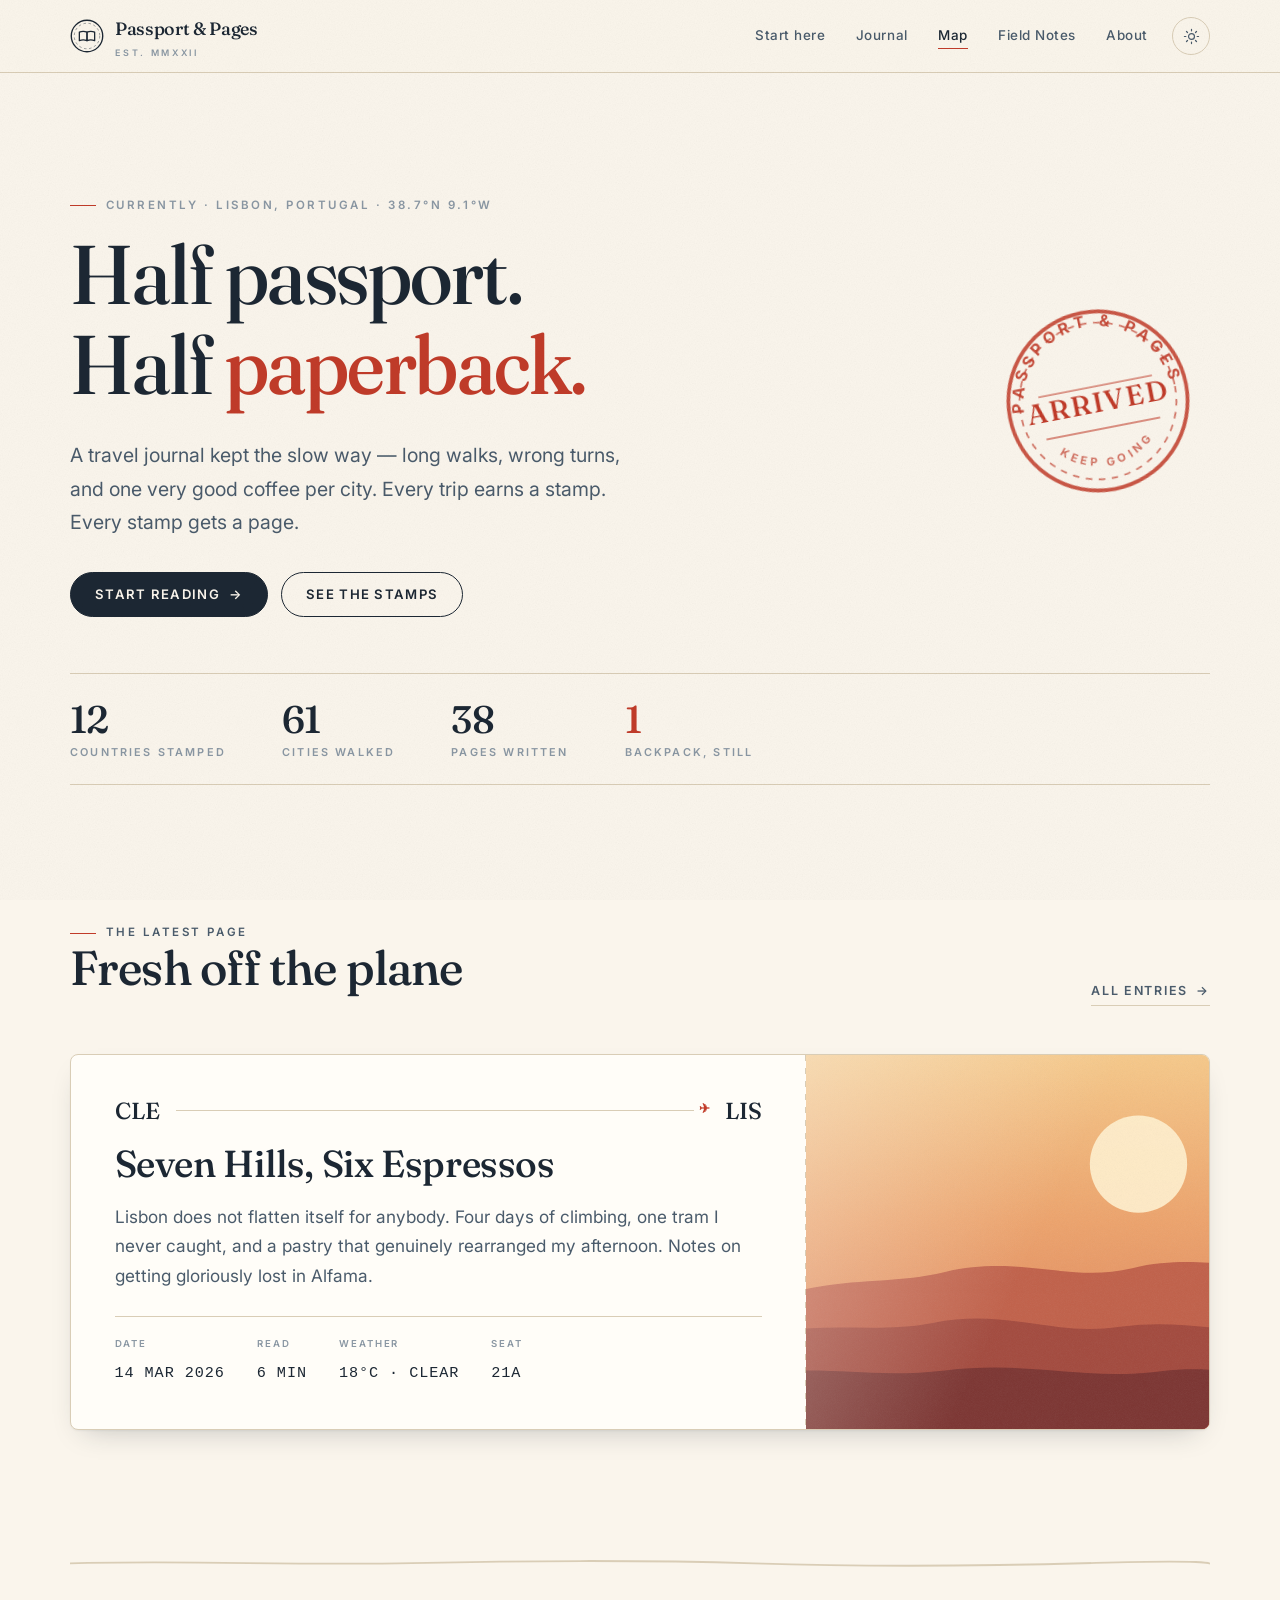
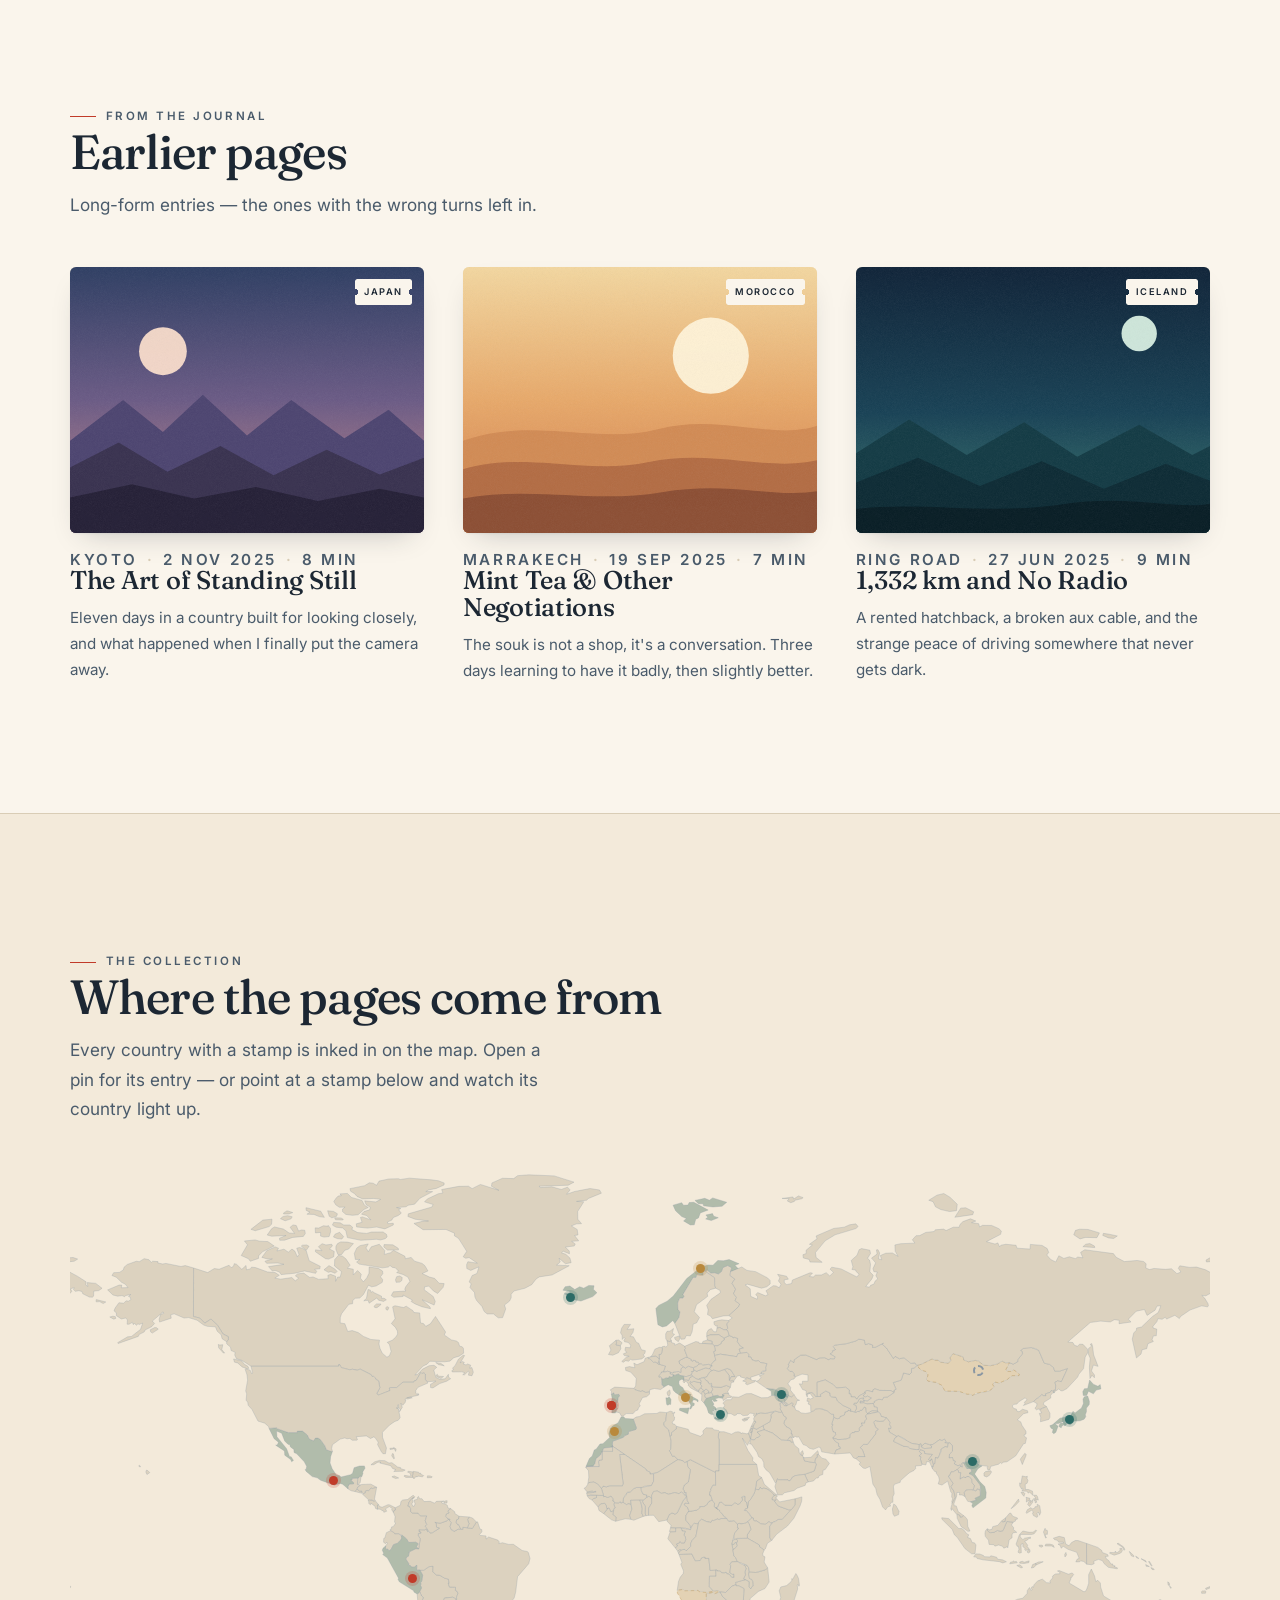
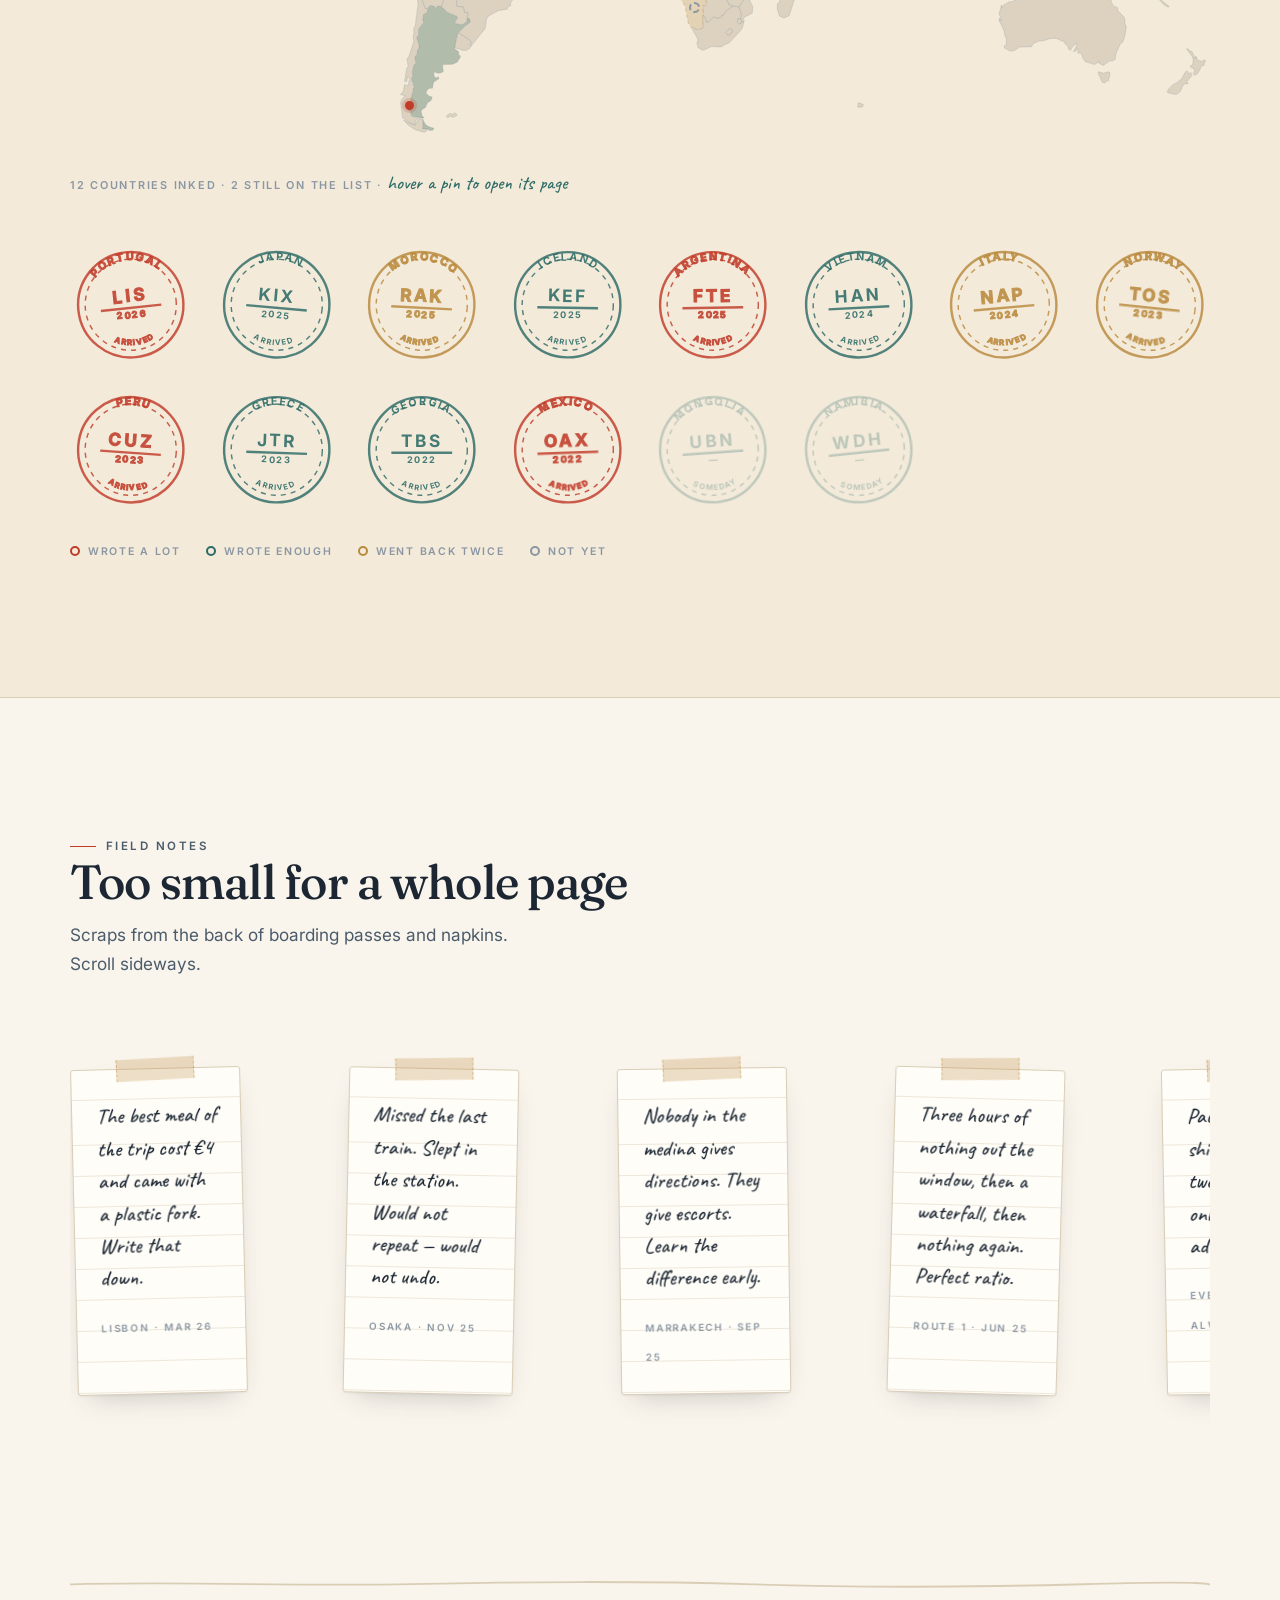
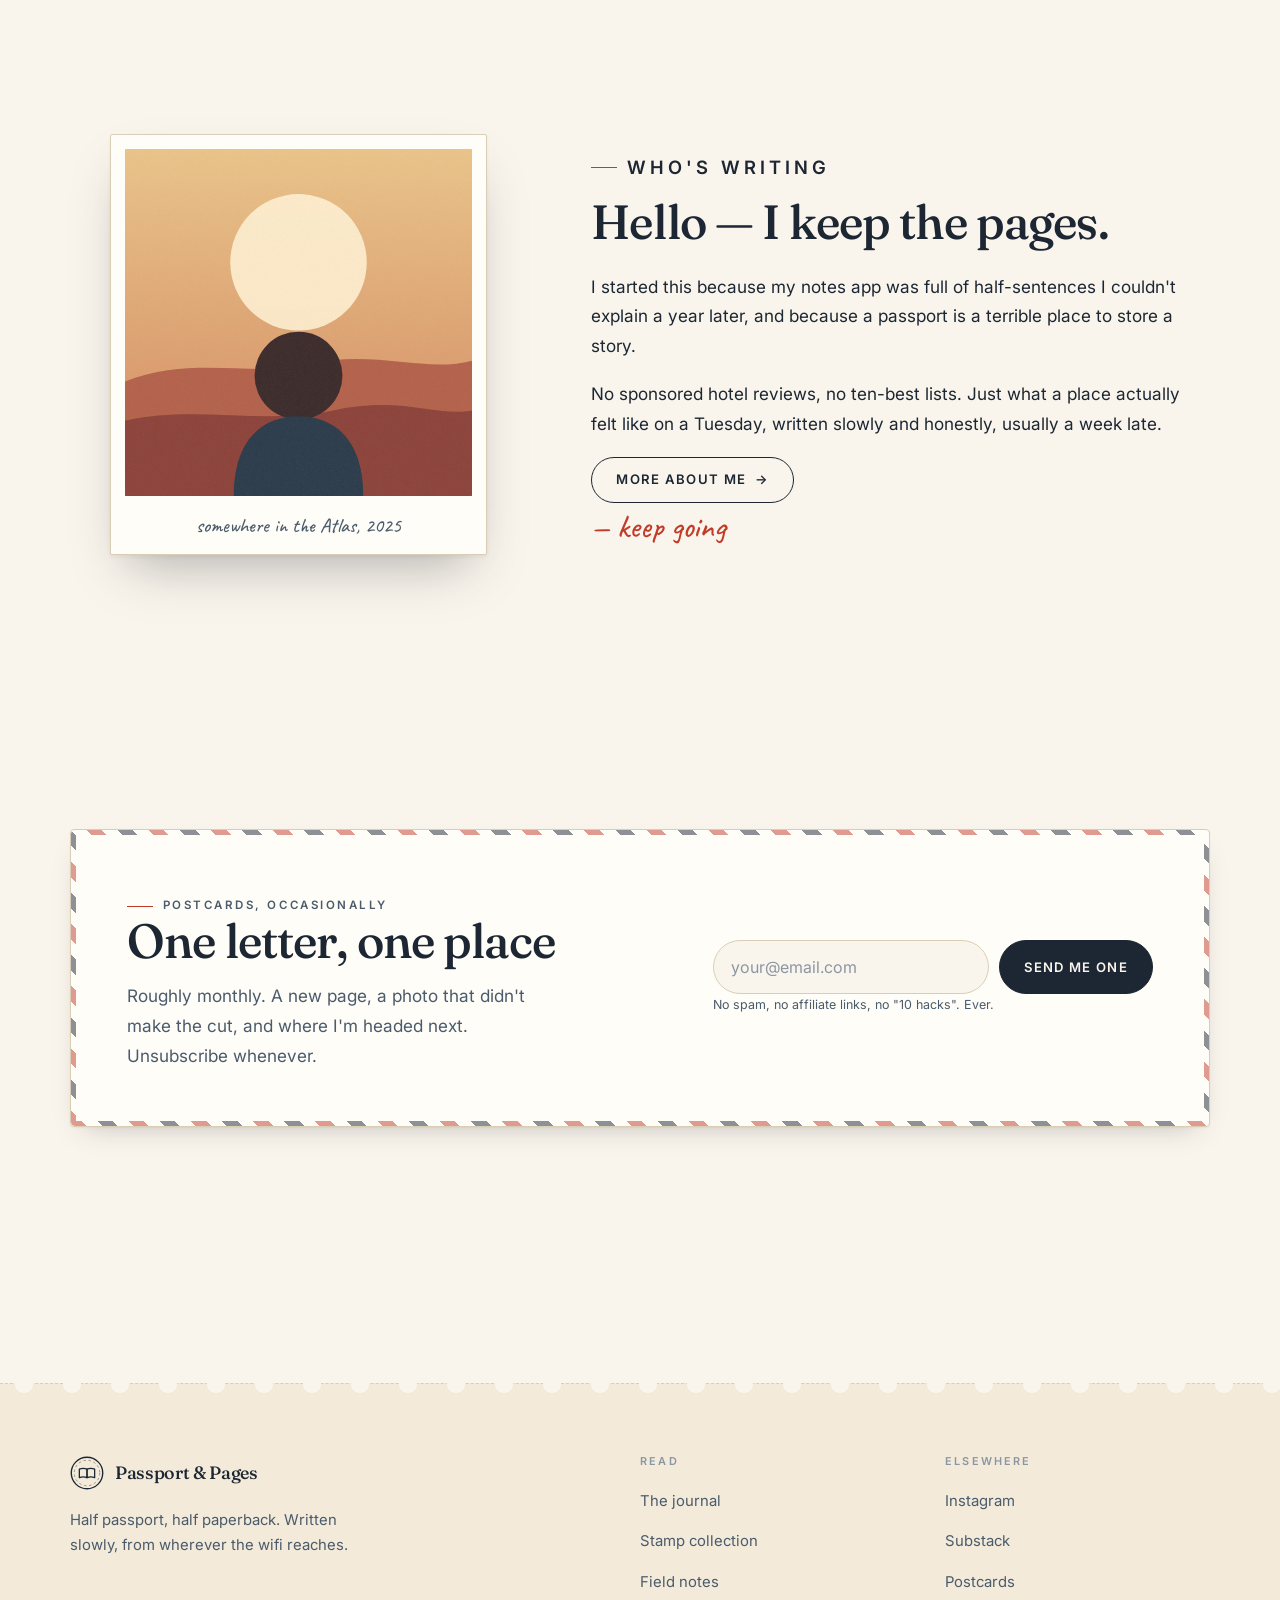
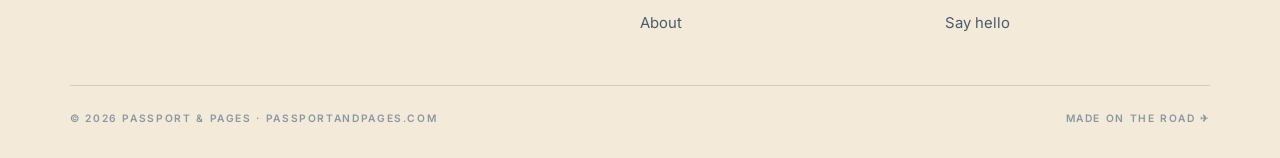
<file: index.html>
<!DOCTYPE html>
<html lang="en" >
<head>
<meta charset="utf-8">
<meta name="viewport" content="width=device-width, initial-scale=1">
<title>Passport &amp; Pages — Half passport. Half paperback.</title>
<meta name="description" content="A travel journal of long walks, wrong turns and good coffee. Stories, stamps and field notes from the road.">
<link rel="canonical" href="https://passportandpages.com/">
<meta property="og:title" content="Passport &amp; Pages">
<meta property="og:description" content="Half passport. Half paperback. A travel journal of long walks, wrong turns and good coffee.">
<meta property="og:type" content="website">
<meta property="og:url" content="https://passportandpages.com/">
<meta name="theme-color" content="#FAF5EC">
<link rel="icon" href="assets/img/favicon.svg" type="image/svg+xml">
<link rel="preconnect" href="https://fonts.googleapis.com">
<link rel="preconnect" href="https://fonts.gstatic.com" crossorigin>
<link href="https://fonts.googleapis.com/css2?family=Caveat:wght@500;600&family=Fraunces:opsz,wght@9..144,400;9..144,500;9..144,600&family=Inter:wght@400;500;600;700&display=swap" rel="stylesheet">
<link rel="stylesheet" href="assets/css/style.css">
<script>
  (function () {
    var r = document.documentElement;
    r.classList.add("js");
    try { var t = localStorage.getItem("pp-theme"); if (t) r.dataset.theme = t; } catch (e) {}
  })();
</script>
</head>
<body>
<a class="skip" href="#main">Skip to content</a>

<!-- ============ HEADER ============ -->
<header class="hdr">
  <div class="wrap hdr__in">
    <a class="logo" href="index.html" aria-label="Passport and Pages — home">
      <svg viewBox="0 0 40 40" fill="none" aria-hidden="true">
        <circle cx="20" cy="20" r="18.5" stroke="currentColor" stroke-width="1.6"/>
        <circle cx="20" cy="20" r="15" stroke="currentColor" stroke-width=".9" stroke-dasharray="3 3" opacity=".55"/>
        <path d="M11 15.5c3-1.3 6-1.3 9 0v10c-3-1.3-6-1.3-9 0v-10Z" stroke="currentColor" stroke-width="1.5" stroke-linejoin="round"/>
        <path d="M29 15.5c-3-1.3-6-1.3-9 0v10c3-1.3 6-1.3 9 0v-10Z" stroke="currentColor" stroke-width="1.5" stroke-linejoin="round"/>
      </svg>
      <span>
        <b>Passport &amp; Pages</b>
        <small>Est. MMXXII</small>
      </span>
    </a>

    <nav class="nav" id="nav" data-open="false">
      <a href="start-here.html">Start here</a>
      <a href="journal.html">Journal</a>
      <a href="index.html#stamps" aria-current="page">Map</a>
      <a href="index.html#notes">Field Notes</a>
      <a href="about.html">About</a>
    </nav>

    <div class="tools">
      <button class="icon-btn" data-theme-toggle aria-label="Toggle day / night">
        <svg class="sun" viewBox="0 0 24 24" fill="none" stroke="currentColor" stroke-width="1.7" stroke-linecap="round"><circle cx="12" cy="12" r="4.2"/><path d="M12 2v2M12 20v2M2 12h2M20 12h2M4.9 4.9l1.5 1.5M17.6 17.6l1.5 1.5M19.1 4.9l-1.5 1.5M6.4 17.6l-1.5 1.5"/></svg>
        <svg class="moon" viewBox="0 0 24 24" fill="none" stroke="currentColor" stroke-width="1.7" stroke-linecap="round" stroke-linejoin="round"><path d="M20 14.5A8.5 8.5 0 0 1 9.5 4a8.5 8.5 0 1 0 10.5 10.5Z"/></svg>
      </button>
      <button class="icon-btn burger" data-burger aria-expanded="false" aria-controls="nav" aria-label="Menu">
        <svg viewBox="0 0 24 24" fill="none" stroke="currentColor" stroke-width="1.8" stroke-linecap="round"><path d="M4 8h16M4 16h16"/></svg>
      </button>
    </div>
  </div>
</header>

<main id="main">

  <!-- ============ HERO ============ -->
  <section class="hero wrap">
    <div class="hero__grid">
      <div>
        <p class="kicker">Currently · Lisbon, Portugal · 38.7°N 9.1°W</p>
        <h1>Half passport.<br>Half <em>paperback.</em></h1>
        <p class="hero__lede">
          A travel journal kept the slow way — long walks, wrong turns, and one
          very good coffee per city. Every trip earns a stamp. Every stamp gets a page.
        </p>
        <div class="hero__cta">
          <a class="btn btn--solid" href="journal.html">Start reading <span class="arw">→</span></a>
          <a class="btn" href="#stamps">See the stamps</a>
        </div>
      </div>

      <div class="stamp-hero" aria-hidden="true">
        <svg class="press" viewBox="0 0 240 240" fill="none">
          <defs>
            <path id="ht" d="M40 120a80 80 0 0 1 160 0"/>
            <path id="hb" d="M50 120a70 70 0 0 0 140 0"/>
          </defs>
          <circle cx="120" cy="120" r="96" stroke="var(--red)" stroke-width="4" opacity=".85"/>
          <circle cx="120" cy="120" r="84" stroke="var(--red)" stroke-width="1.8" stroke-dasharray="7 7" opacity=".7"/>
          <text fill="var(--red)" font-family="Inter, sans-serif" font-weight="700" font-size="17" letter-spacing="5" opacity=".9">
            <textPath href="#ht" startOffset="50%" text-anchor="middle">PASSPORT &amp; PAGES</textPath>
          </text>
          <text fill="var(--red)" font-family="Inter, sans-serif" font-weight="700" font-size="12" letter-spacing="4" opacity=".7">
            <textPath href="#hb" startOffset="50%" text-anchor="middle">KEEP GOING</textPath>
          </text>
          <line x1="58" y1="104" x2="182" y2="104" stroke="var(--red)" stroke-width="2" opacity=".55"/>
          <line x1="58" y1="150" x2="182" y2="150" stroke="var(--red)" stroke-width="2" opacity=".55"/>
          <text x="120" y="132" fill="var(--red)" text-anchor="middle" font-family="Fraunces, serif" font-weight="500" font-size="30" letter-spacing="2">ARRIVED</text>
        </svg>
      </div>
    </div>

    <div class="stats">
      <div class="stat"><b><span data-stamp-count>12</span></b><span>Countries stamped</span></div>
      <div class="stat"><b>61</b><span>Cities walked</span></div>
      <div class="stat"><b>38</b><span>Pages written</span></div>
      <div class="stat"><b>1</b><span>Backpack, still</span></div>
    </div>
  </section>

  <!-- ============ FEATURED ============ -->
  <section class="section wrap">
    <div class="sec-head" data-reveal>
      <div>
        <p class="kicker">The latest page</p>
        <h2>Fresh off the plane</h2>
      </div>
      <a class="link-more" href="journal.html">All entries <span>→</span></a>
    </div>

    <article class="pass" data-reveal>
      <div class="pass__main">
        <div class="route">
          <b>CLE</b>
          <span class="dash"></span>
          <b>LIS</b>
        </div>
        <h3><a href="entry.html" class="stretch">Seven Hills, Six Espressos</a></h3>
        <p>
          Lisbon does not flatten itself for anybody. Four days of climbing, one tram I
          never caught, and a pastry that genuinely rearranged my afternoon. Notes on
          getting gloriously lost in Alfama.
        </p>
        <div class="pass__foot">
          <div class="field"><span>Date</span><b>14 MAR 2026</b></div>
          <div class="field"><span>Read</span><b>6 MIN</b></div>
          <div class="field"><span>Weather</span><b>18°C · CLEAR</b></div>
          <div class="field"><span>Seat</span><b>21A</b></div>
        </div>
      </div>
      <div class="pass__media">
        <img src="assets/img/lisbon.svg" alt="Terracotta hills at golden hour above a bay" loading="lazy" width="800" height="600">
      </div>
    </article>
  </section>

  <hr class="rule wrap">

  <!-- ============ RECENT ============ -->
  <section class="section wrap">
    <div class="sec-head" data-reveal>
      <div>
        <p class="kicker">From the journal</p>
        <h2>Earlier pages</h2>
        <p>Long-form entries — the ones with the wrong turns left in.</p>
      </div>
    </div>

    <div class="cards" data-latest="3"></div>
  </section>

  <!-- ============ STAMPS ============ -->
  <section class="section stamps-sec" id="stamps">
    <div class="wrap">
      <div class="sec-head" data-reveal>
        <div>
          <p class="kicker">The collection</p>
          <h2>Where the pages come from</h2>
          <p>Every country with a stamp is inked in on the map. Open a pin for its entry — or point at a stamp below and watch its country light up.</p>
        </div>
      </div>

      <div class="map-scroll" data-reveal>
        <div class="map-wrap" data-map>
          <noscript>
            <p class="map-note">The map needs JavaScript. The stamp collection below lists every country.</p>
          </noscript>
        </div>
      </div>
      <p class="map-note">
        <span data-stamp-count>12</span> countries inked · 2 still on the list ·
        <em class="hint-fine">hover a pin to open its page</em>
        <em class="hint-touch">swipe the map · tap a pin to open it</em>
      </p>

      <div class="stamp-grid" data-stamps data-reveal></div>

      <p class="legend">
        <span><i style="border-color:var(--red)"></i>Wrote a lot</span>
        <span><i style="border-color:var(--teal)"></i>Wrote enough</span>
        <span><i style="border-color:var(--gold)"></i>Went back twice</span>
        <span><i style="border-color:var(--ink-3)"></i>Not yet</span>
      </p>
    </div>
  </section>

  <!-- ============ FIELD NOTES ============ -->
  <section class="section wrap" id="notes">
    <div class="sec-head" data-reveal>
      <div>
        <p class="kicker">Field notes</p>
        <h2>Too small for a whole page</h2>
        <p>Scraps from the back of boarding passes and napkins. Scroll sideways.</p>
      </div>
    </div>

    <div class="notes-rail" data-reveal>
      <figure class="note" style="--rot:-1.4deg">
        <q>The best meal of the trip cost €4 and came with a plastic fork. Write that down.</q>
        <cite>Lisbon · Mar 26</cite>
      </figure>
      <figure class="note" style="--rot:1.2deg">
        <q>Missed the last train. Slept in the station. Would not repeat — would not undo.</q>
        <cite>Osaka · Nov 25</cite>
      </figure>
      <figure class="note" style="--rot:-.8deg">
        <q>Nobody in the medina gives directions. They give escorts. Learn the difference early.</q>
        <cite>Marrakech · Sep 25</cite>
      </figure>
      <figure class="note" style="--rot:1.6deg">
        <q>Three hours of nothing out the window, then a waterfall, then nothing again. Perfect ratio.</q>
        <cite>Route 1 · Jun 25</cite>
      </figure>
      <figure class="note" style="--rot:-1.1deg">
        <q>Packed six shirts. Wore two. This is the only travel advice I have.</q>
        <cite>Everywhere · Always</cite>
      </figure>
    </div>
  </section>

  <hr class="rule wrap">

  <!-- ============ ABOUT ============ -->
  <section class="section wrap">
    <div class="about">
      <figure class="polaroid" data-reveal>
        <img src="assets/img/portrait.svg" alt="Illustrated portrait against a warm landscape" loading="lazy" width="600" height="600">
        <figcaption>somewhere in the Atlas, 2025</figcaption>
      </figure>
      <div class="about__body" data-reveal style="--d:.1s">
        <p class="kicker">Who's writing</p>
        <h2>Hello — I keep the pages.</h2>
        <p>
          I started this because my notes app was full of half-sentences I couldn't
          explain a year later, and because a passport is a terrible place to store a story.
        </p>
        <p>
          No sponsored hotel reviews, no ten-best lists. Just what a place actually
          felt like on a Tuesday, written slowly and honestly, usually a week late.
        </p>
        <a class="btn" href="about.html">More about me <span class="arw">→</span></a>
        <span class="sig">— keep going</span>
      </div>
    </div>
  </section>

  <!-- ============ SIGNUP ============ -->
  <section class="section wrap" id="postcards">
    <div class="postcard" data-reveal>
      <div>
        <p class="kicker">Postcards, occasionally</p>
        <h2>One letter, one place</h2>
        <p>Roughly monthly. A new page, a photo that didn't make the cut, and where I'm headed next. Unsubscribe whenever.</p>
      </div>
      <form class="form-wrap" data-signup>
        <div class="form">
          <input type="email" name="email" placeholder="your@email.com" aria-label="Email address" required>
          <button class="btn btn--solid" type="submit">Send me one</button>
        </div>
        <p class="form__note">No spam, no affiliate links, no "10 hacks". Ever.</p>
      </form>
    </div>
  </section>

</main>

<!-- ============ FOOTER ============ -->
<footer class="ftr">
  <div class="wrap">
    <div class="ftr__grid">
      <div>
        <a class="logo" href="index.html" style="margin-bottom:1.1rem">
          <svg viewBox="0 0 40 40" fill="none" aria-hidden="true">
            <circle cx="20" cy="20" r="18.5" stroke="currentColor" stroke-width="1.6"/>
            <circle cx="20" cy="20" r="15" stroke="currentColor" stroke-width=".9" stroke-dasharray="3 3" opacity=".55"/>
            <path d="M11 15.5c3-1.3 6-1.3 9 0v10c-3-1.3-6-1.3-9 0v-10Z" stroke="currentColor" stroke-width="1.5" stroke-linejoin="round"/>
            <path d="M29 15.5c-3-1.3-6-1.3-9 0v10c3-1.3 6-1.3 9 0v-10Z" stroke="currentColor" stroke-width="1.5" stroke-linejoin="round"/>
          </svg>
          <span><b>Passport &amp; Pages</b></span>
        </a>
        <p class="ftr__blurb">Half passport, half paperback. Written slowly, from wherever the wifi reaches.</p>
      </div>
      <div>
        <h4>Read</h4>
        <ul>
          <li><a href="journal.html">The journal</a></li>
          <li><a href="#stamps">Stamp collection</a></li>
          <li><a href="#notes">Field notes</a></li>
          <li><a href="about.html">About</a></li>
        </ul>
      </div>
      <div>
        <h4>Elsewhere</h4>
        <ul>
          <li><a href="#" rel="me">Instagram</a></li>
          <li><a href="#" rel="me">Substack</a></li>
          <li><a href="#postcards">Postcards</a></li>
          <li><a href="mailto:hello@passportandpages.com">Say hello</a></li>
        </ul>
      </div>
    </div>
    <div class="ftr__base">
      <span>© <span data-year>2026</span> Passport &amp; Pages · passportandpages.com</span>
      <span>Made on the road ✈</span>
    </div>
  </div>
</footer>

<script src="assets/js/world.js"></script>
<script src="assets/js/main.js"></script>
</body>
</html>
</file>
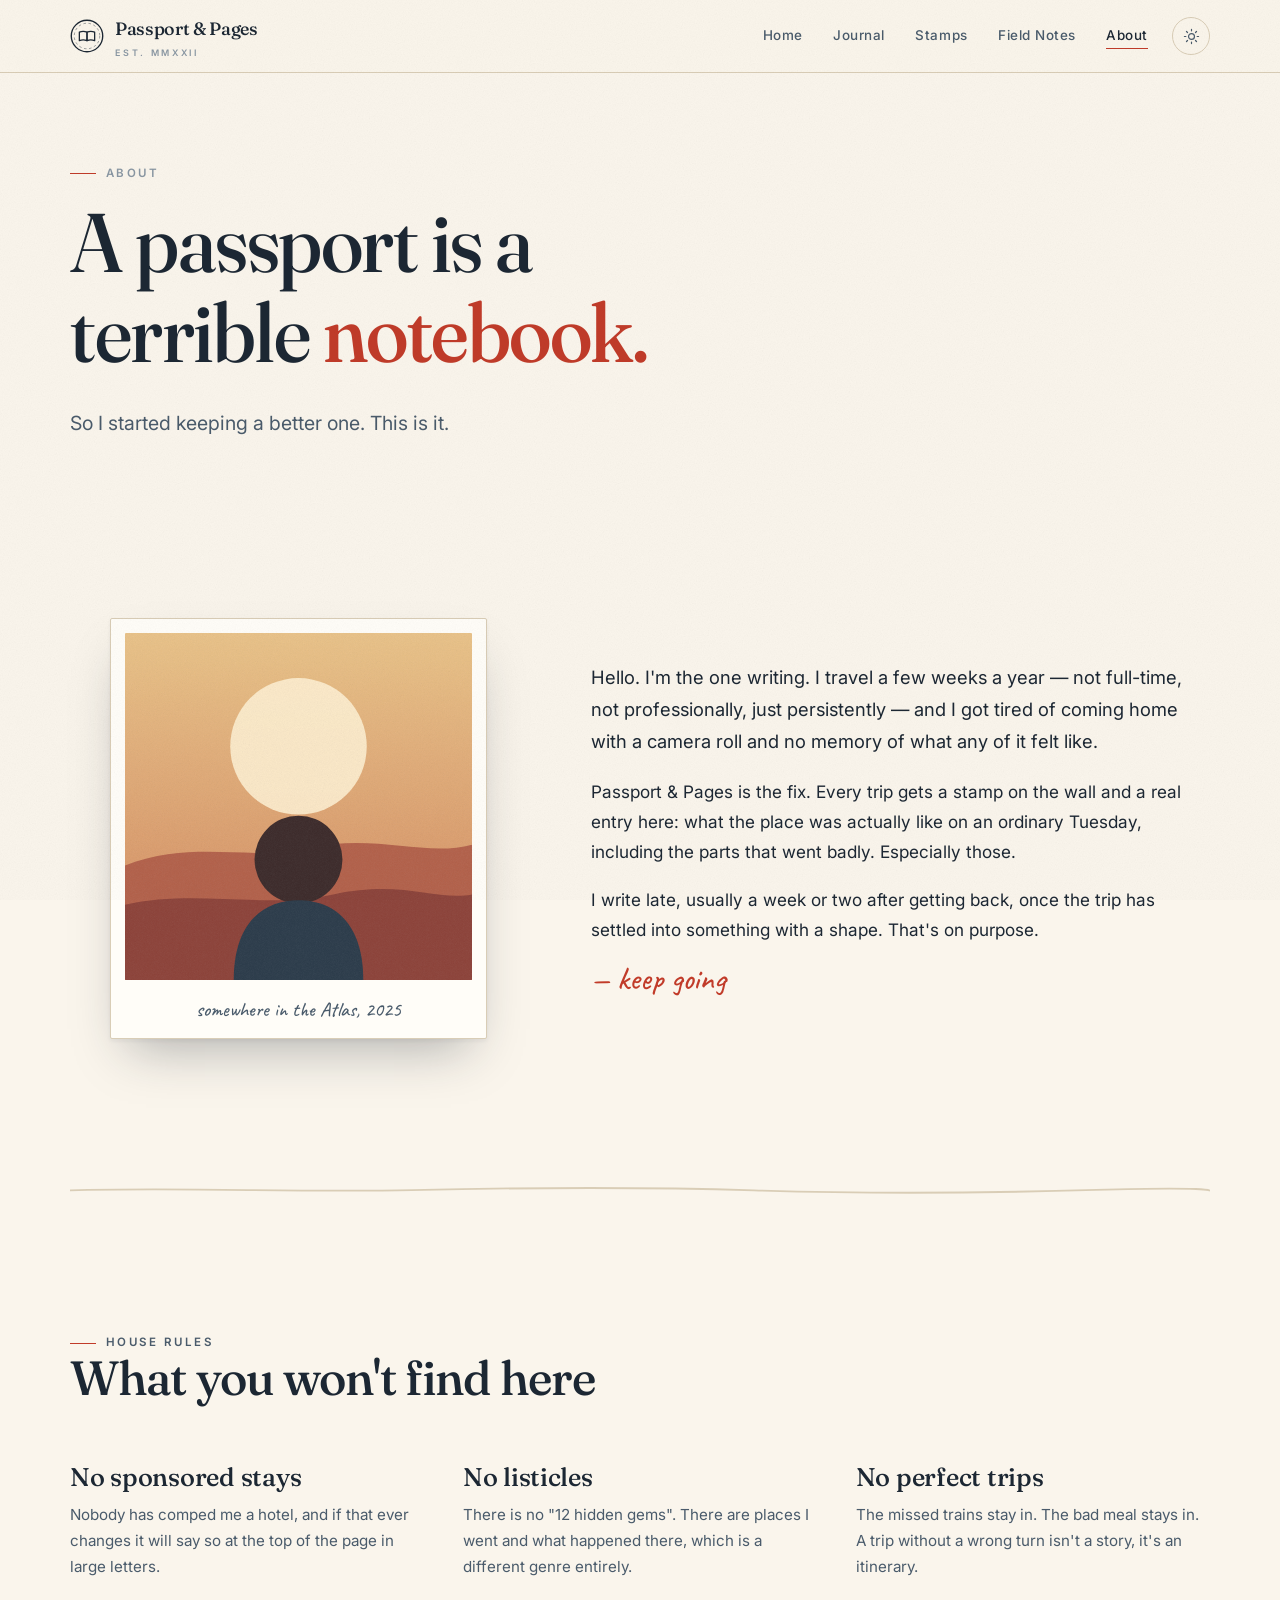
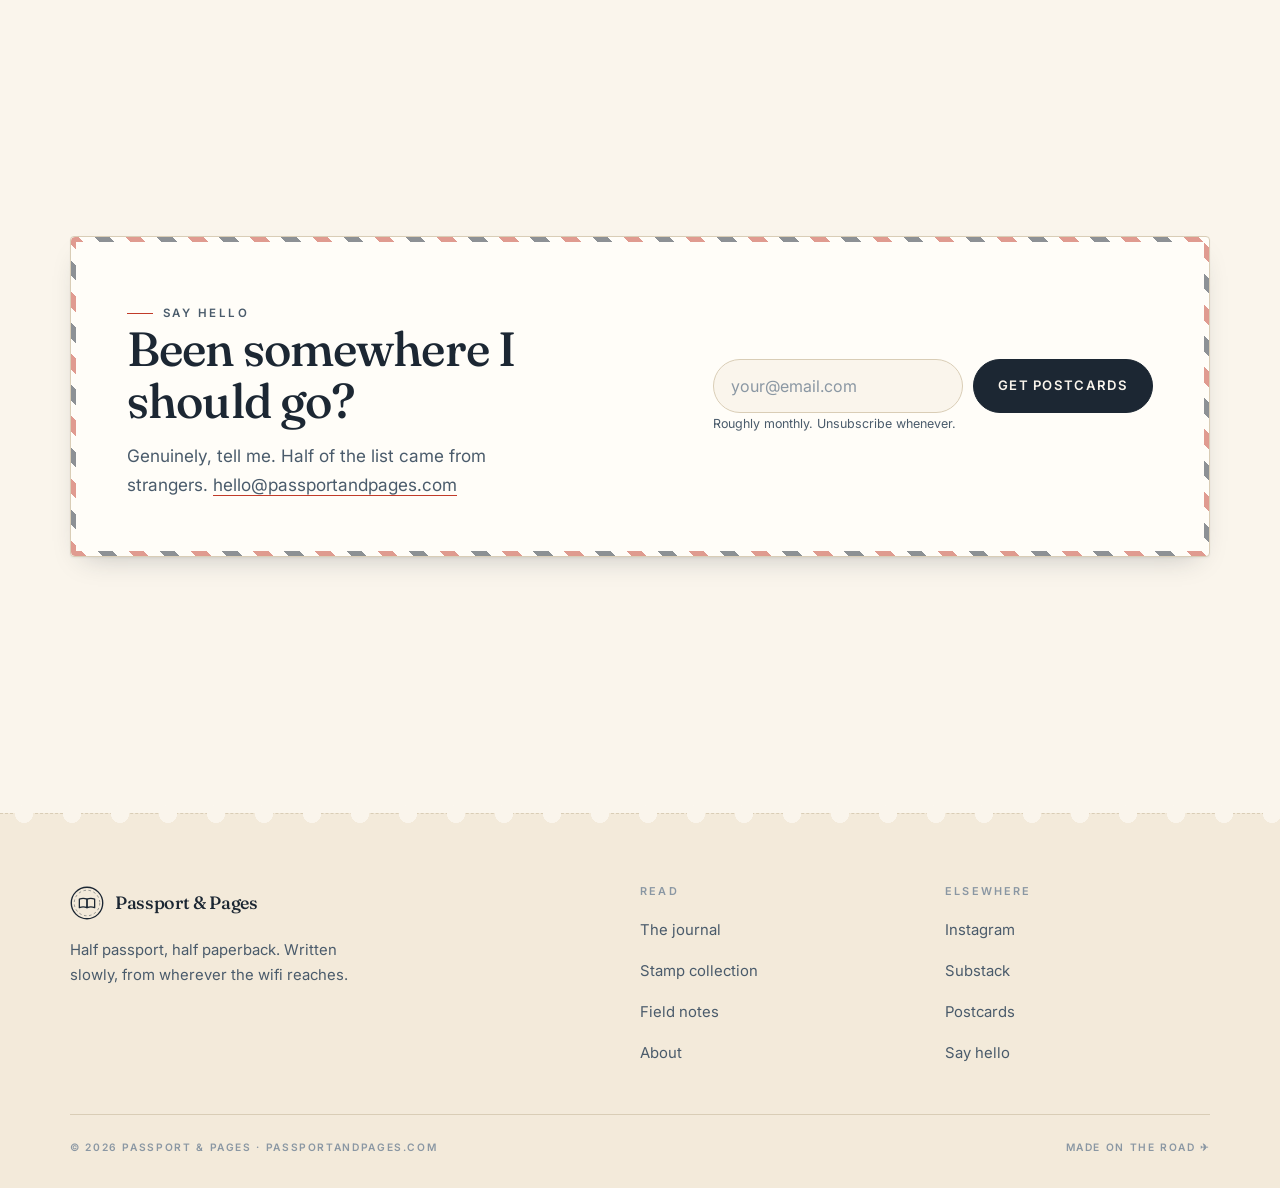
<file: about.html>
<!DOCTYPE html>
<html lang="en">
<head>
<meta charset="utf-8">
<meta name="viewport" content="width=device-width, initial-scale=1">
<title>About — Passport &amp; Pages</title>
<meta name="description" content="Who keeps the pages, why the journal exists, and what you won't find here.">
<link rel="canonical" href="https://passportandpages.com/about.html">
<meta property="og:title" content="About — Passport &amp; Pages">
<meta property="og:description" content="Who keeps the pages, why the journal exists, and what you won't find here.">
<meta property="og:type" content="website">
<meta name="theme-color" content="#FAF5EC">
<link rel="icon" href="assets/img/favicon.svg" type="image/svg+xml">
<link rel="preconnect" href="https://fonts.googleapis.com">
<link rel="preconnect" href="https://fonts.gstatic.com" crossorigin>
<link href="https://fonts.googleapis.com/css2?family=Caveat:wght@500;600&family=Fraunces:opsz,wght@9..144,400;9..144,500;9..144,600&family=Inter:wght@400;500;600;700&display=swap" rel="stylesheet">
<link rel="stylesheet" href="assets/css/style.css">
<script>
  (function () {
    var r = document.documentElement;
    r.classList.add("js");
    try { var t = localStorage.getItem("pp-theme"); if (t) r.dataset.theme = t; } catch (e) {}
  })();
</script>
</head>
<body>
<a class="skip" href="#main">Skip to content</a>
<header class="hdr">
  <div class="wrap hdr__in">
    <a class="logo" href="index.html" aria-label="Passport and Pages — home">
      <svg viewBox="0 0 40 40" fill="none" aria-hidden="true">
        <circle cx="20" cy="20" r="18.5" stroke="currentColor" stroke-width="1.6"/>
        <circle cx="20" cy="20" r="15" stroke="currentColor" stroke-width=".9" stroke-dasharray="3 3" opacity=".55"/>
        <path d="M11 15.5c3-1.3 6-1.3 9 0v10c-3-1.3-6-1.3-9 0v-10Z" stroke="currentColor" stroke-width="1.5" stroke-linejoin="round"/>
        <path d="M29 15.5c-3-1.3-6-1.3-9 0v10c3-1.3 6-1.3 9 0v-10Z" stroke="currentColor" stroke-width="1.5" stroke-linejoin="round"/>
      </svg>
      <span><b>Passport &amp; Pages</b><small>Est. MMXXII</small></span>
    </a>
    <nav class="nav" id="nav" data-open="false">
      <a href="index.html">Home</a>
      <a href="journal.html">Journal</a>
      <a href="index.html#stamps">Stamps</a>
      <a href="index.html#notes">Field Notes</a>
      <a href="about.html" aria-current="page">About</a>
    </nav>
    <div class="tools">
      <button class="icon-btn" data-theme-toggle aria-label="Toggle day / night">
        <svg class="sun" viewBox="0 0 24 24" fill="none" stroke="currentColor" stroke-width="1.7" stroke-linecap="round"><circle cx="12" cy="12" r="4.2"/><path d="M12 2v2M12 20v2M2 12h2M20 12h2M4.9 4.9l1.5 1.5M17.6 17.6l1.5 1.5M19.1 4.9l-1.5 1.5M6.4 17.6l-1.5 1.5"/></svg>
        <svg class="moon" viewBox="0 0 24 24" fill="none" stroke="currentColor" stroke-width="1.7" stroke-linecap="round" stroke-linejoin="round"><path d="M20 14.5A8.5 8.5 0 0 1 9.5 4a8.5 8.5 0 1 0 10.5 10.5Z"/></svg>
      </button>
      <button class="icon-btn burger" data-burger aria-expanded="false" aria-controls="nav" aria-label="Menu">
        <svg viewBox="0 0 24 24" fill="none" stroke="currentColor" stroke-width="1.8" stroke-linecap="round"><path d="M4 8h16M4 16h16"/></svg>
      </button>
    </div>
  </div>
</header>
<main id="main">
  <section class="hero wrap" style="padding-block:clamp(3rem,7vw,5rem) 0">
    <p class="kicker">About</p>
    <h1 style="max-width:15ch">A passport is a<br>terrible <em>notebook.</em></h1>
    <p class="hero__lede">So I started keeping a better one. This is it.</p>
  </section>

  <section class="section wrap">
    <div class="about">
      <figure class="polaroid" data-reveal>
        <img src="assets/img/portrait.svg" alt="Illustrated portrait against a warm landscape" width="600" height="600">
        <figcaption>somewhere in the Atlas, 2025</figcaption>
      </figure>
      <div class="about__body" data-reveal style="--d:.1s">
        <p>
          Hello. I'm the one writing. I travel a few weeks a year — not full-time, not
          professionally, just persistently — and I got tired of coming home with a camera
          roll and no memory of what any of it felt like.
        </p>
        <p>
          Passport &amp; Pages is the fix. Every trip gets a stamp on the wall and a real
          entry here: what the place was actually like on an ordinary Tuesday, including
          the parts that went badly. Especially those.
        </p>
        <p>
          I write late, usually a week or two after getting back, once the trip has
          settled into something with a shape. That's on purpose.
        </p>
        <span class="sig">— keep going</span>
      </div>
    </div>
  </section>

  <hr class="rule wrap">

  <section class="section wrap">
    <div class="sec-head" data-reveal>
      <div>
        <p class="kicker">House rules</p>
        <h2>What you won't find here</h2>
      </div>
    </div>
    <div class="cards" data-reveal>
      <article class="card">
        <div class="card__body" style="padding-top:0">
          <h3>No sponsored stays</h3>
          <p>Nobody has comped me a hotel, and if that ever changes it will say so at the top of the page in large letters.</p>
        </div>
      </article>
      <article class="card">
        <div class="card__body" style="padding-top:0">
          <h3>No listicles</h3>
          <p>There is no "12 hidden gems". There are places I went and what happened there, which is a different genre entirely.</p>
        </div>
      </article>
      <article class="card">
        <div class="card__body" style="padding-top:0">
          <h3>No perfect trips</h3>
          <p>The missed trains stay in. The bad meal stays in. A trip without a wrong turn isn't a story, it's an itinerary.</p>
        </div>
      </article>
    </div>
  </section>

  <section class="section wrap" id="postcards">
    <div class="postcard" data-reveal>
      <div>
        <p class="kicker">Say hello</p>
        <h2>Been somewhere I should go?</h2>
        <p>Genuinely, tell me. Half of the list came from strangers. <a href="mailto:hello@passportandpages.com" style="border-bottom:1px solid var(--red)">hello@passportandpages.com</a></p>
      </div>
      <form class="form-wrap" data-signup>
        <div class="form">
          <input type="email" name="email" placeholder="your@email.com" aria-label="Email address" required>
          <button class="btn btn--solid" type="submit">Get postcards</button>
        </div>
        <p class="form__note">Roughly monthly. Unsubscribe whenever.</p>
      </form>
    </div>
  </section>
</main>
<footer class="ftr">
  <div class="wrap">
    <div class="ftr__grid">
      <div>
        <a class="logo" href="index.html" style="margin-bottom:1.1rem">
          <svg viewBox="0 0 40 40" fill="none" aria-hidden="true">
        <circle cx="20" cy="20" r="18.5" stroke="currentColor" stroke-width="1.6"/>
        <circle cx="20" cy="20" r="15" stroke="currentColor" stroke-width=".9" stroke-dasharray="3 3" opacity=".55"/>
        <path d="M11 15.5c3-1.3 6-1.3 9 0v10c-3-1.3-6-1.3-9 0v-10Z" stroke="currentColor" stroke-width="1.5" stroke-linejoin="round"/>
        <path d="M29 15.5c-3-1.3-6-1.3-9 0v10c3-1.3 6-1.3 9 0v-10Z" stroke="currentColor" stroke-width="1.5" stroke-linejoin="round"/>
      </svg>
          <span><b>Passport &amp; Pages</b></span>
        </a>
        <p class="ftr__blurb">Half passport, half paperback. Written slowly, from wherever the wifi reaches.</p>
      </div>
      <div>
        <h4>Read</h4>
        <ul>
          <li><a href="journal.html">The journal</a></li>
          <li><a href="index.html#stamps">Stamp collection</a></li>
          <li><a href="index.html#notes">Field notes</a></li>
          <li><a href="about.html">About</a></li>
        </ul>
      </div>
      <div>
        <h4>Elsewhere</h4>
        <ul>
          <li><a href="#" rel="me">Instagram</a></li>
          <li><a href="#" rel="me">Substack</a></li>
          <li><a href="index.html#postcards">Postcards</a></li>
          <li><a href="mailto:hello@passportandpages.com">Say hello</a></li>
        </ul>
      </div>
    </div>
    <div class="ftr__base">
      <span>© <span data-year>2026</span> Passport &amp; Pages · passportandpages.com</span>
      <span>Made on the road ✈</span>
    </div>
  </div>
</footer>

<script src="assets/js/main.js"></script>
</body>
</html>
</file>
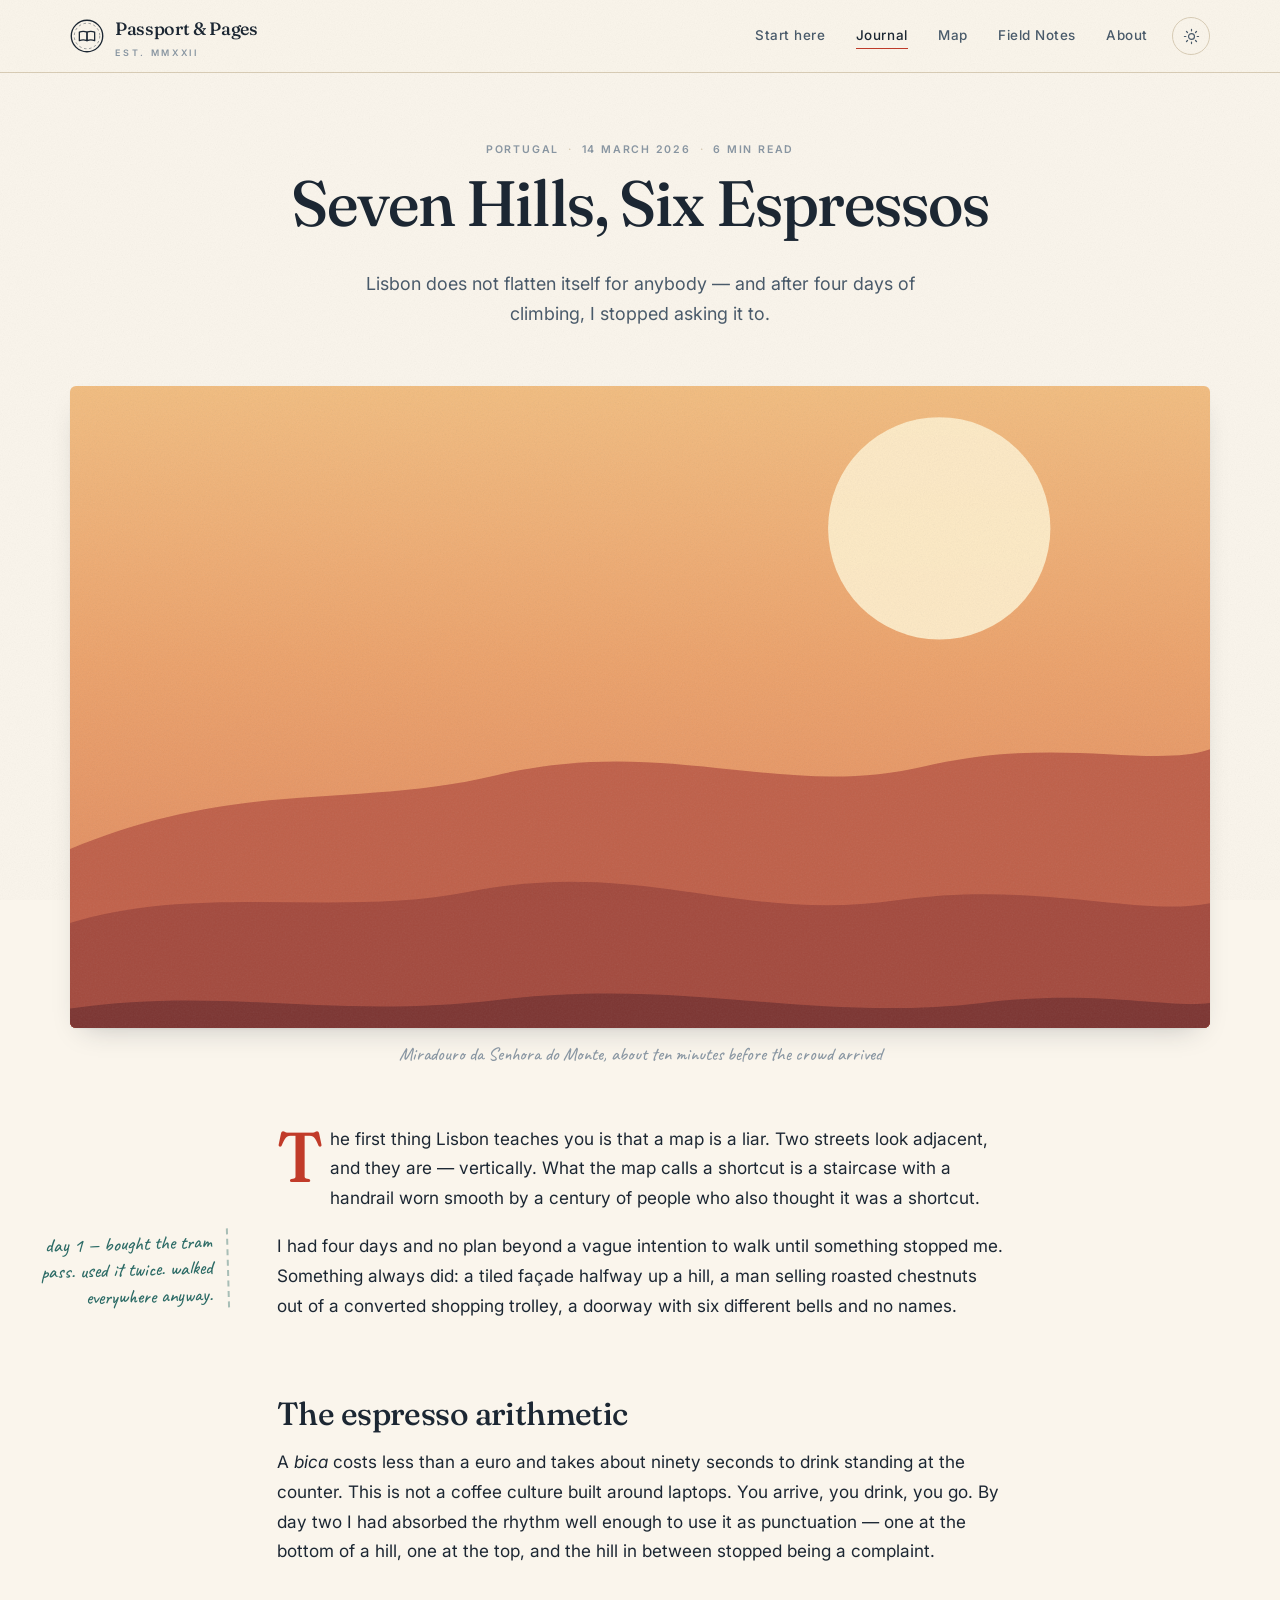
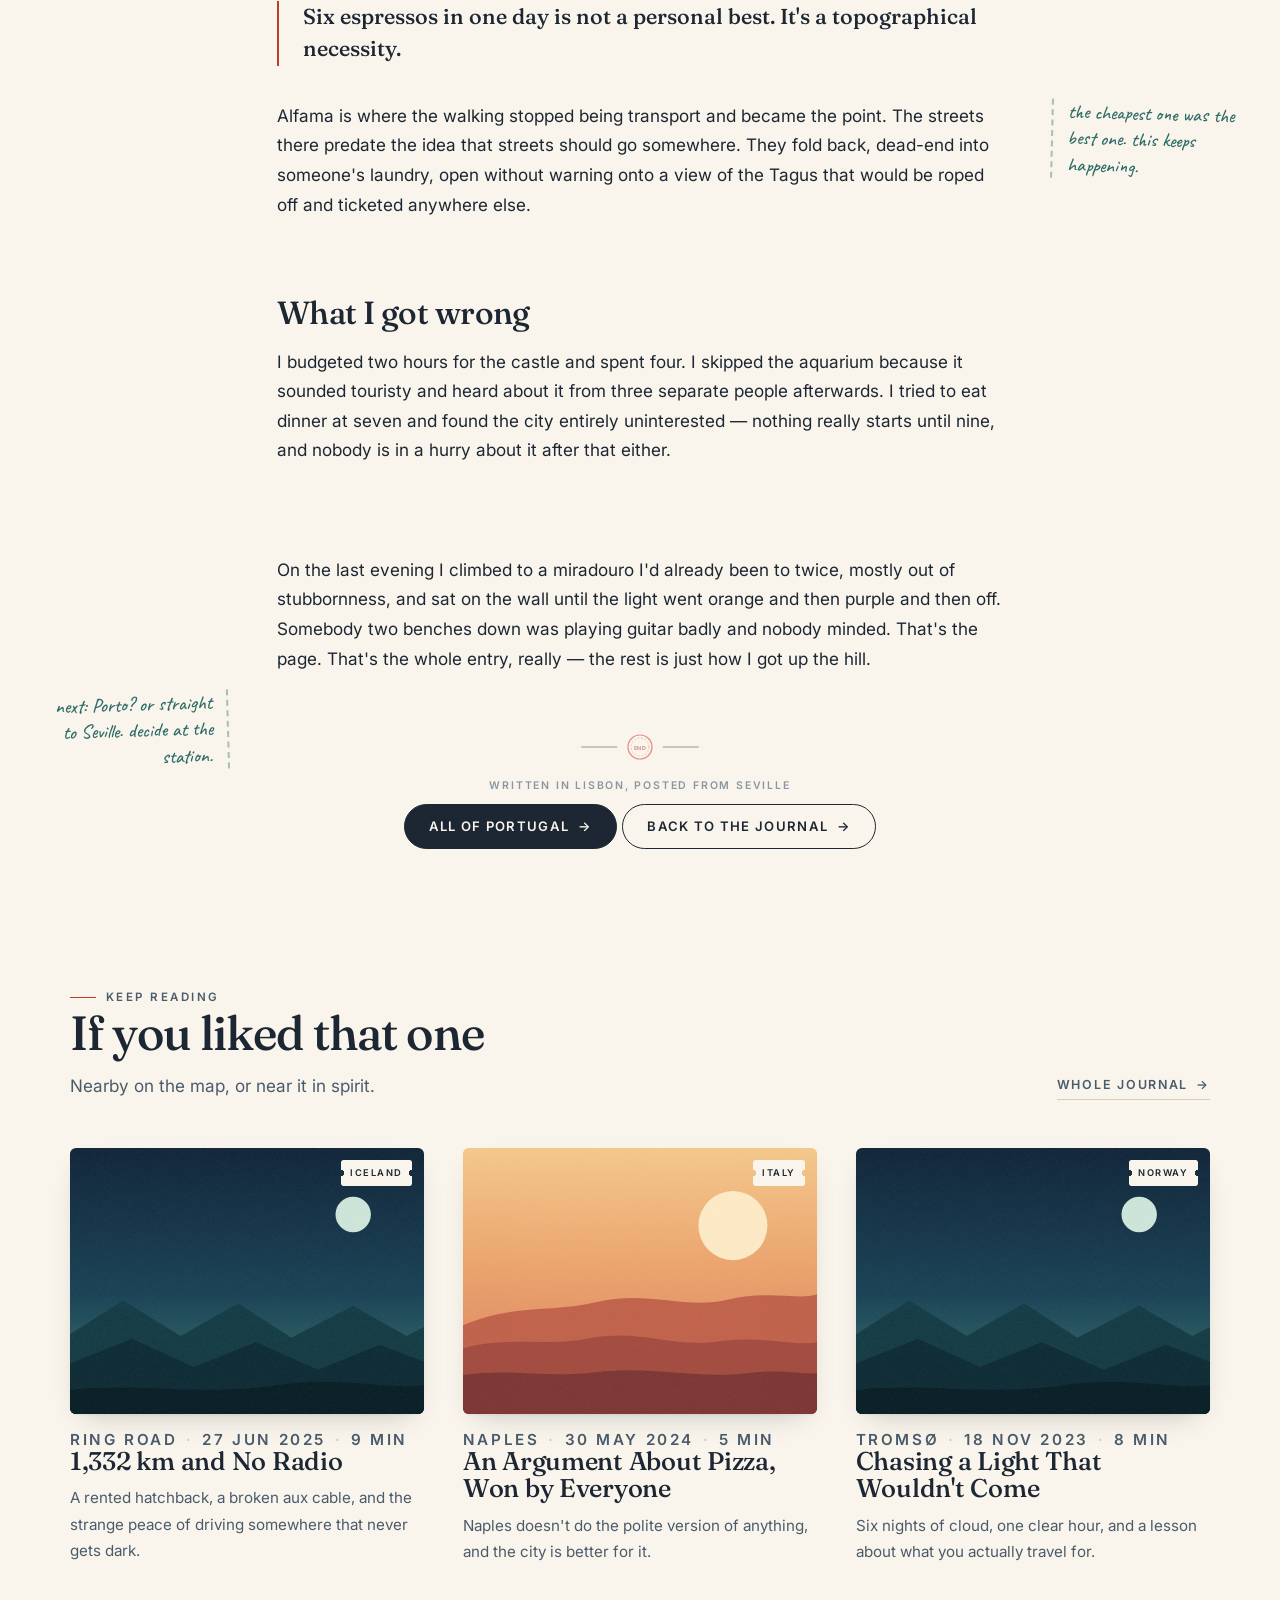
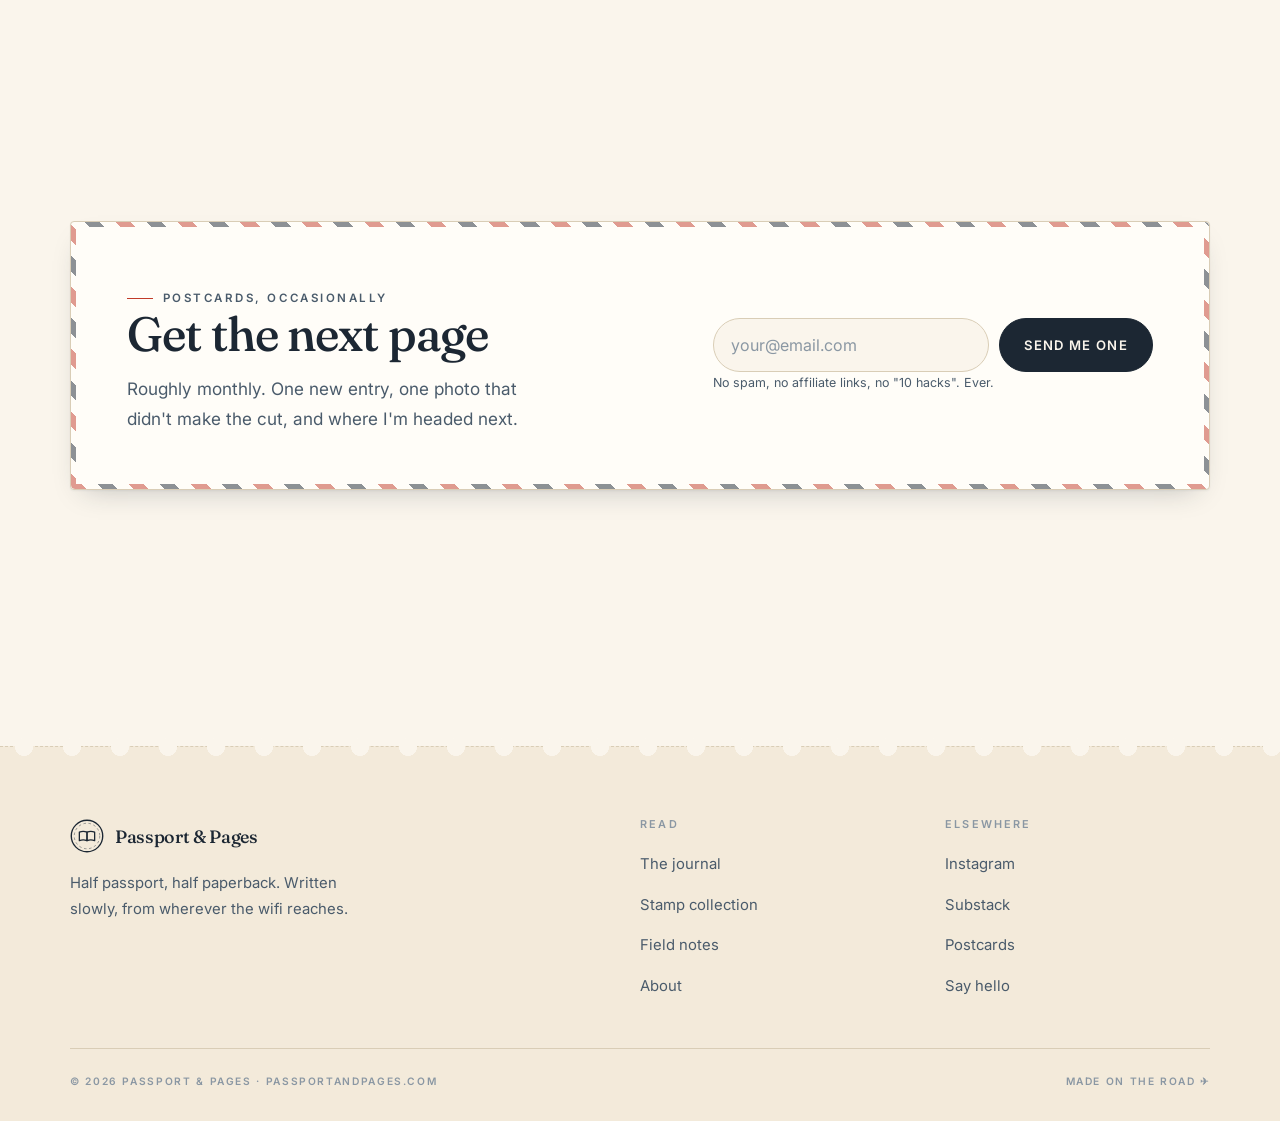
<file: entry.html>
<!DOCTYPE html>
<html lang="en">
<head>
<meta charset="utf-8">
<meta name="viewport" content="width=device-width, initial-scale=1">
<title>Seven Hills, Six Espressos — Passport &amp; Pages</title>
<meta name="description" content="Four days in Lisbon: climbing, wrong turns, and one pastry that rearranged an afternoon.">
<link rel="canonical" href="https://passportandpages.com/entry.html">
<meta property="og:title" content="Seven Hills, Six Espressos — Passport &amp; Pages">
<meta property="og:description" content="Four days in Lisbon: climbing, wrong turns, and one pastry that rearranged an afternoon.">
<meta property="og:type" content="website">
<meta name="theme-color" content="#FAF5EC">
<link rel="icon" href="assets/img/favicon.svg" type="image/svg+xml">
<link rel="preconnect" href="https://fonts.googleapis.com">
<link rel="preconnect" href="https://fonts.gstatic.com" crossorigin>
<link href="https://fonts.googleapis.com/css2?family=Caveat:wght@500;600&family=Fraunces:opsz,wght@9..144,400;9..144,500;9..144,600&family=Inter:wght@400;500;600;700&display=swap" rel="stylesheet">
<link rel="stylesheet" href="assets/css/style.css">
<script>
  (function () {
    var r = document.documentElement;
    r.classList.add("js");
    try { var t = localStorage.getItem("pp-theme"); if (t) r.dataset.theme = t; } catch (e) {}
  })();
</script>
</head>
<body>
<a class="skip" href="#main">Skip to content</a>
<header class="hdr">
  <div class="wrap hdr__in">
    <a class="logo" href="index.html" aria-label="Passport and Pages — home">
      <svg viewBox="0 0 40 40" fill="none" aria-hidden="true">
        <circle cx="20" cy="20" r="18.5" stroke="currentColor" stroke-width="1.6"/>
        <circle cx="20" cy="20" r="15" stroke="currentColor" stroke-width=".9" stroke-dasharray="3 3" opacity=".55"/>
        <path d="M11 15.5c3-1.3 6-1.3 9 0v10c-3-1.3-6-1.3-9 0v-10Z" stroke="currentColor" stroke-width="1.5" stroke-linejoin="round"/>
        <path d="M29 15.5c-3-1.3-6-1.3-9 0v10c3-1.3 6-1.3 9 0v-10Z" stroke="currentColor" stroke-width="1.5" stroke-linejoin="round"/>
      </svg>
      <span><b>Passport &amp; Pages</b><small>Est. MMXXII</small></span>
    </a>
    <nav class="nav" id="nav" data-open="false">
      <a href="start-here.html">Start here</a>
      <a href="journal.html" aria-current="page">Journal</a>
      <a href="index.html#stamps">Map</a>
      <a href="index.html#notes">Field Notes</a>
      <a href="about.html">About</a>
    </nav>
    <div class="tools">
      <button class="icon-btn" data-theme-toggle aria-label="Toggle day / night">
        <svg class="sun" viewBox="0 0 24 24" fill="none" stroke="currentColor" stroke-width="1.7" stroke-linecap="round"><circle cx="12" cy="12" r="4.2"/><path d="M12 2v2M12 20v2M2 12h2M20 12h2M4.9 4.9l1.5 1.5M17.6 17.6l1.5 1.5M19.1 4.9l-1.5 1.5M6.4 17.6l-1.5 1.5"/></svg>
        <svg class="moon" viewBox="0 0 24 24" fill="none" stroke="currentColor" stroke-width="1.7" stroke-linecap="round" stroke-linejoin="round"><path d="M20 14.5A8.5 8.5 0 0 1 9.5 4a8.5 8.5 0 1 0 10.5 10.5Z"/></svg>
      </button>
      <button class="icon-btn burger" data-burger aria-expanded="false" aria-controls="nav" aria-label="Menu">
        <svg viewBox="0 0 24 24" fill="none" stroke="currentColor" stroke-width="1.8" stroke-linecap="round"><path d="M4 8h16M4 16h16"/></svg>
      </button>
    </div>
  </div>
</header>
<main id="main">
  <article>
    <header class="art-hero wrap">
      <p class="meta">Portugal <i>·</i> 14 March 2026 <i>·</i> 6 min read</p>
      <h1>Seven Hills, Six Espressos</h1>
      <p class="dek">Lisbon does not flatten itself for anybody — and after four days of climbing, I stopped asking it to.</p>
    </header>

    <figure class="art-figure wrap">
      <img src="assets/img/lisbon.svg" alt="Terracotta hills at golden hour above a bay" width="800" height="600">
      <figcaption>Miradouro da Senhora do Monte, about ten minutes before the crowd arrived</figcaption>
    </figure>

    <div class="wrap">
      <div class="prose">
        <p>
          The first thing Lisbon teaches you is that a map is a liar. Two streets look
          adjacent, and they are — vertically. What the map calls a shortcut is a
          staircase with a handrail worn smooth by a century of people who also thought
          it was a shortcut.
        </p>

        <p class="marginal">day 1 — bought the tram pass. used it twice. walked everywhere anyway.</p>

        <p>
          I had four days and no plan beyond a vague intention to walk until something
          stopped me. Something always did: a tiled façade halfway up a hill, a man
          selling roasted chestnuts out of a converted shopping trolley, a doorway with
          six different bells and no names.
        </p>

        <h2>The espresso arithmetic</h2>
        <p>
          A <em>bica</em> costs less than a euro and takes about ninety seconds to drink
          standing at the counter. This is not a coffee culture built around laptops. You
          arrive, you drink, you go. By day two I had absorbed the rhythm well enough to
          use it as punctuation — one at the bottom of a hill, one at the top, and the
          hill in between stopped being a complaint.
        </p>

        <blockquote>
          Six espressos in one day is not a personal best. It's a topographical necessity.
        </blockquote>

        <p class="marginal marginal--r">the cheapest one was the best one. this keeps happening.</p>

        <p>
          Alfama is where the walking stopped being transport and became the point. The
          streets there predate the idea that streets should go somewhere. They fold back,
          dead-end into someone's laundry, open without warning onto a view of the Tagus
          that would be roped off and ticketed anywhere else.
        </p>

        <h2>What I got wrong</h2>
        <p>
          I budgeted two hours for the castle and spent four. I skipped the aquarium
          because it sounded touristy and heard about it from three separate people
          afterwards. I tried to eat dinner at seven and found the city entirely
          uninterested — nothing really starts until nine, and nobody is in a hurry
          about it after that either.
        </p>

        <hr>

        <p>
          On the last evening I climbed to a miradouro I'd already been to twice, mostly
          out of stubbornness, and sat on the wall until the light went orange and then
          purple and then off. Somebody two benches down was playing guitar badly and
          nobody minded. That's the page. That's the whole entry, really — the rest is
          just how I got up the hill.
        </p>

        <p class="marginal">next: Porto? or straight to Seville. decide at the station.</p>
      </div>

      <div class="art-end">
        <svg viewBox="0 0 200 60" fill="none" aria-hidden="true">
          <path d="M2 30h60" stroke="currentColor" stroke-width="1.4"/>
          <path d="M138 30h60" stroke="currentColor" stroke-width="1.4"/>
          <circle cx="100" cy="30" r="20" stroke="var(--red)" stroke-width="2"/>
          <circle cx="100" cy="30" r="15" stroke="var(--red)" stroke-width=".9" stroke-dasharray="3 3"/>
          <text x="100" y="35" text-anchor="middle" fill="var(--red)" font-family="Inter, sans-serif" font-size="9" font-weight="700" letter-spacing="1">END</text>
        </svg>
        <p class="meta" style="justify-content:center">Written in Lisbon, posted from Seville</p>
        <a class="btn btn--solid" href="place.html?c=Portugal">All of Portugal <span class="arw">→</span></a>
        <a class="btn" href="journal.html">Back to the journal <span class="arw">→</span></a>
      </div>
    </div>
  </article>

  <section class="section wrap">
    <div class="sec-head" data-reveal>
      <div>
        <p class="kicker">Keep reading</p>
        <h2>If you liked that one</h2>
        <p>Nearby on the map, or near it in spirit.</p>
      </div>
      <a class="link-more" href="journal.html">Whole journal <span>→</span></a>
    </div>
    <div class="cards" data-related="Seven Hills, Six Espressos"></div>
  </section>

  <section class="section wrap" id="postcards">
    <div class="postcard" data-reveal>
      <div>
        <p class="kicker">Postcards, occasionally</p>
        <h2>Get the next page</h2>
        <p>Roughly monthly. One new entry, one photo that didn't make the cut, and where I'm headed next.</p>
      </div>
      <form class="form-wrap" data-signup>
        <div class="form">
          <input type="email" name="email" placeholder="your@email.com" aria-label="Email address" required>
          <button class="btn btn--solid" type="submit">Send me one</button>
        </div>
        <p class="form__note">No spam, no affiliate links, no "10 hacks". Ever.</p>
      </form>
    </div>
  </section>
</main>
<footer class="ftr">
  <div class="wrap">
    <div class="ftr__grid">
      <div>
        <a class="logo" href="index.html" style="margin-bottom:1.1rem">
          <svg viewBox="0 0 40 40" fill="none" aria-hidden="true">
        <circle cx="20" cy="20" r="18.5" stroke="currentColor" stroke-width="1.6"/>
        <circle cx="20" cy="20" r="15" stroke="currentColor" stroke-width=".9" stroke-dasharray="3 3" opacity=".55"/>
        <path d="M11 15.5c3-1.3 6-1.3 9 0v10c-3-1.3-6-1.3-9 0v-10Z" stroke="currentColor" stroke-width="1.5" stroke-linejoin="round"/>
        <path d="M29 15.5c-3-1.3-6-1.3-9 0v10c3-1.3 6-1.3 9 0v-10Z" stroke="currentColor" stroke-width="1.5" stroke-linejoin="round"/>
      </svg>
          <span><b>Passport &amp; Pages</b></span>
        </a>
        <p class="ftr__blurb">Half passport, half paperback. Written slowly, from wherever the wifi reaches.</p>
      </div>
      <div>
        <h4>Read</h4>
        <ul>
          <li><a href="journal.html">The journal</a></li>
          <li><a href="index.html#stamps">Stamp collection</a></li>
          <li><a href="index.html#notes">Field notes</a></li>
          <li><a href="about.html">About</a></li>
        </ul>
      </div>
      <div>
        <h4>Elsewhere</h4>
        <ul>
          <li><a href="#" rel="me">Instagram</a></li>
          <li><a href="#" rel="me">Substack</a></li>
          <li><a href="index.html#postcards">Postcards</a></li>
          <li><a href="mailto:hello@passportandpages.com">Say hello</a></li>
        </ul>
      </div>
    </div>
    <div class="ftr__base">
      <span>© <span data-year>2026</span> Passport &amp; Pages · passportandpages.com</span>
      <span>Made on the road ✈</span>
    </div>
  </div>
</footer>

<script src="assets/js/main.js"></script>
</body>
</html>
</file>
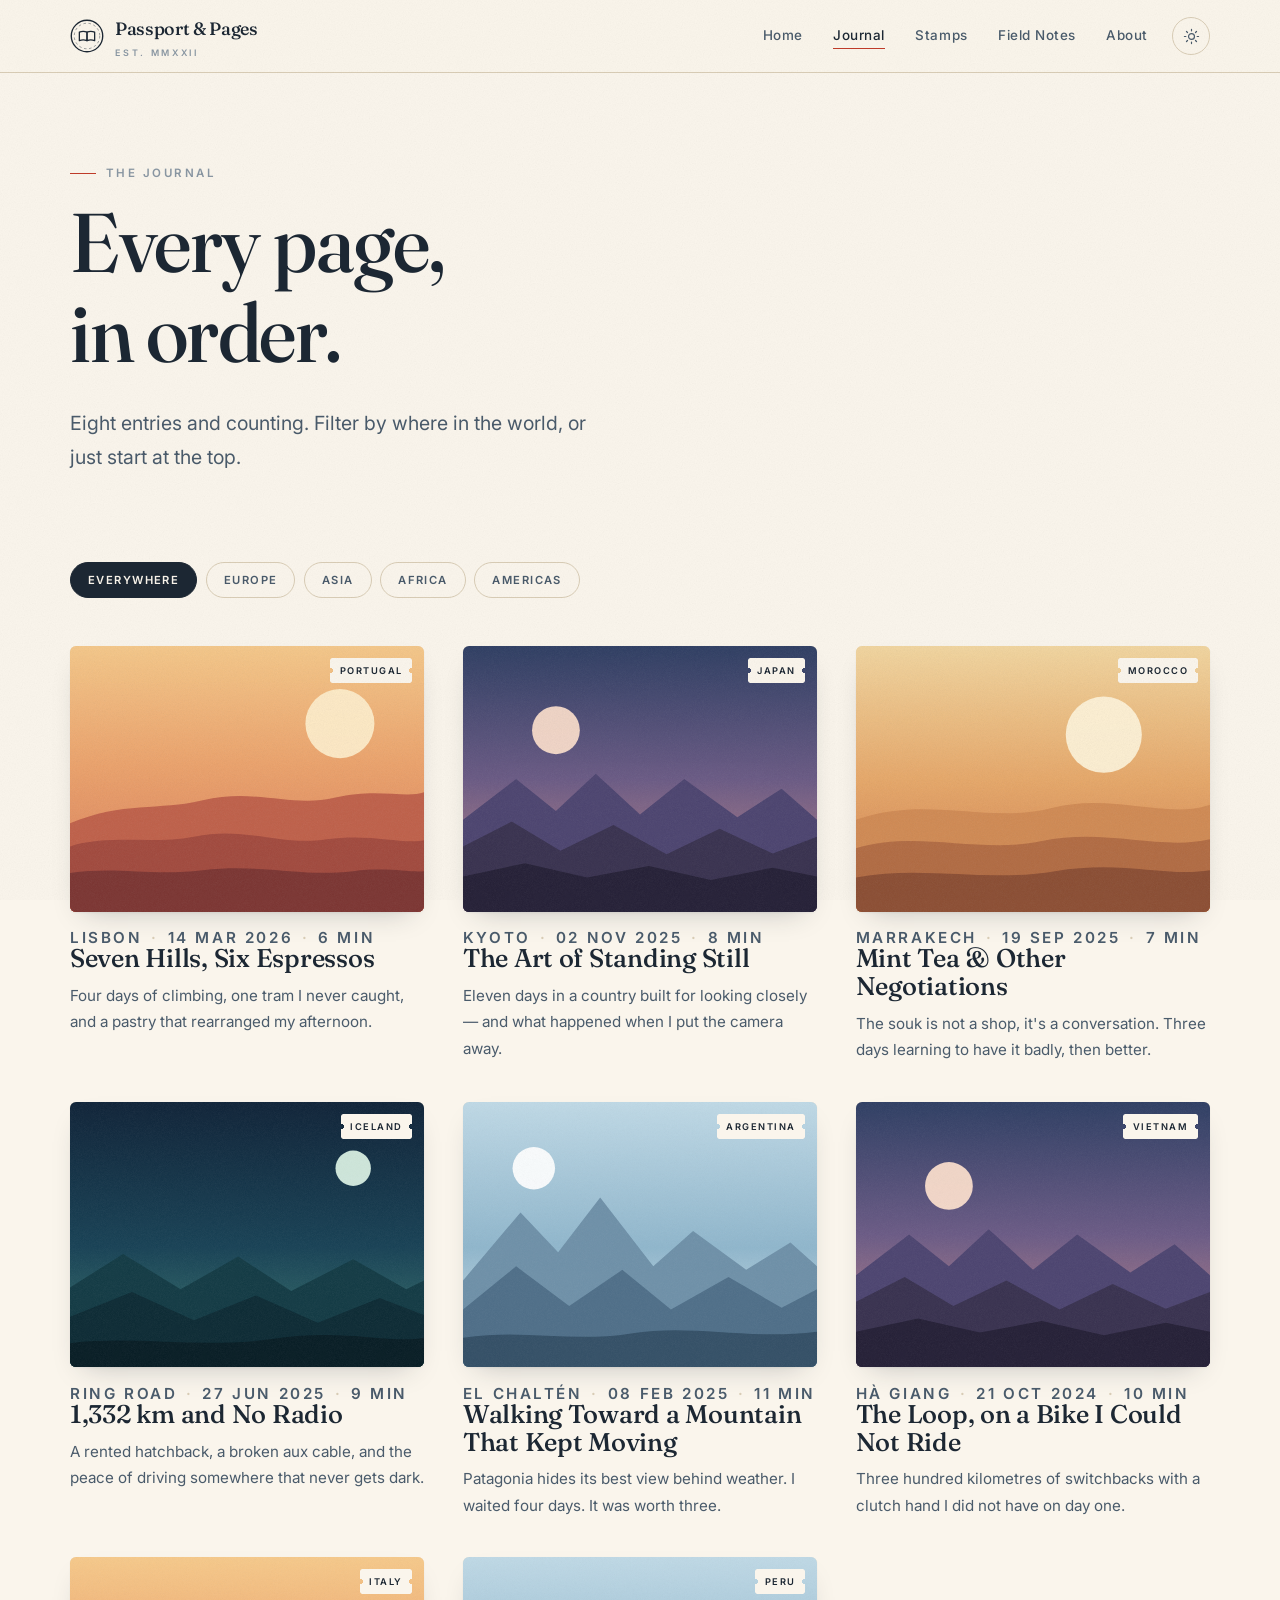
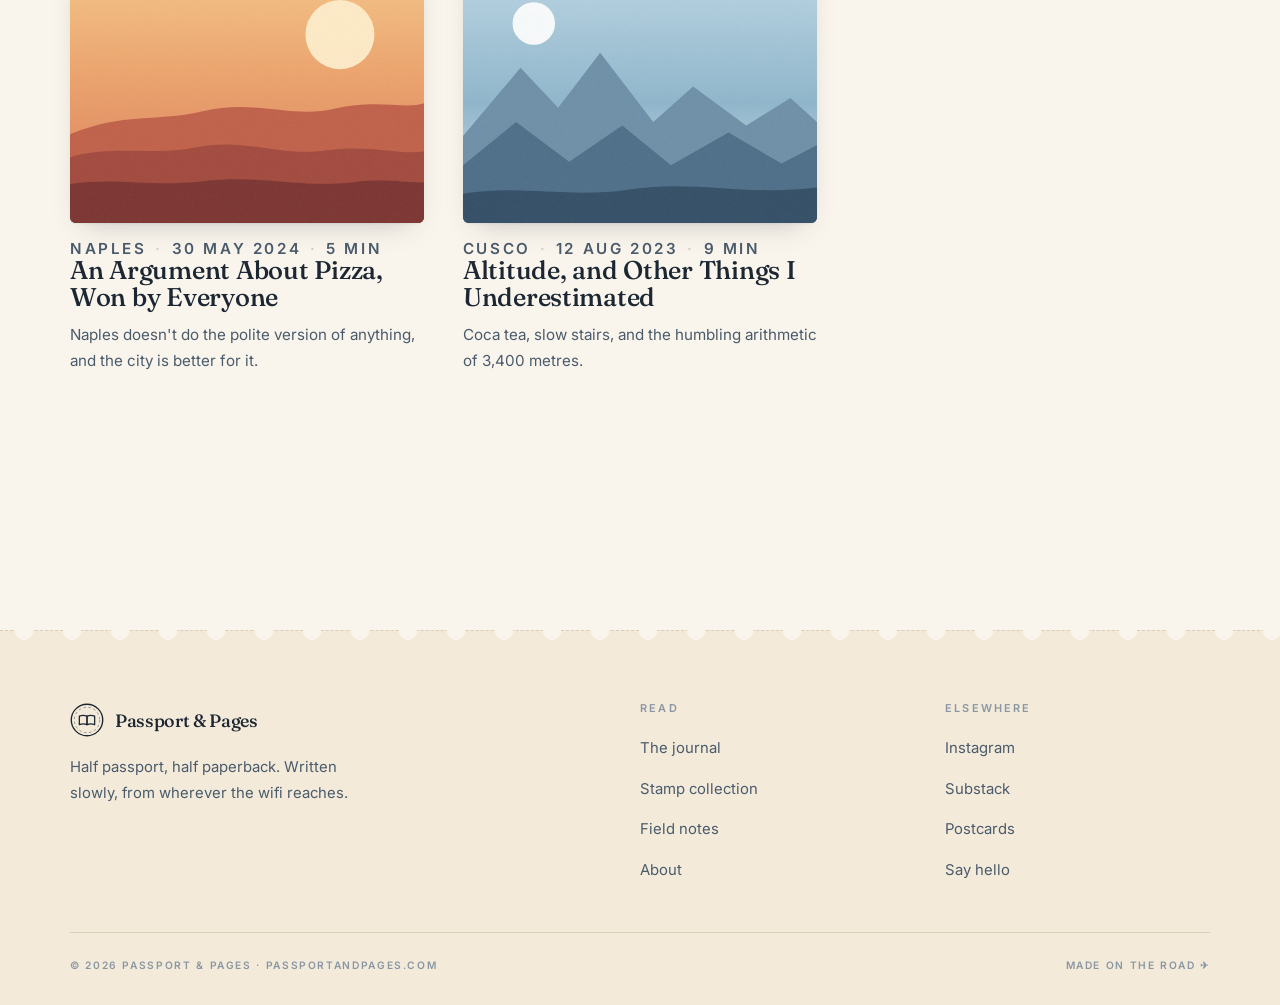
<file: journal.html>
<!DOCTYPE html>
<html lang="en">
<head>
<meta charset="utf-8">
<meta name="viewport" content="width=device-width, initial-scale=1">
<title>Journal — Passport &amp; Pages</title>
<meta name="description" content="Every entry from the road: long-form travel writing from Lisbon to Patagonia.">
<link rel="canonical" href="https://passportandpages.com/journal.html">
<meta property="og:title" content="Journal — Passport &amp; Pages">
<meta property="og:description" content="Every entry from the road: long-form travel writing from Lisbon to Patagonia.">
<meta property="og:type" content="website">
<meta name="theme-color" content="#FAF5EC">
<link rel="icon" href="assets/img/favicon.svg" type="image/svg+xml">
<link rel="preconnect" href="https://fonts.googleapis.com">
<link rel="preconnect" href="https://fonts.gstatic.com" crossorigin>
<link href="https://fonts.googleapis.com/css2?family=Caveat:wght@500;600&family=Fraunces:opsz,wght@9..144,400;9..144,500;9..144,600&family=Inter:wght@400;500;600;700&display=swap" rel="stylesheet">
<link rel="stylesheet" href="assets/css/style.css">
<script>
  (function () {
    var r = document.documentElement;
    r.classList.add("js");
    try { var t = localStorage.getItem("pp-theme"); if (t) r.dataset.theme = t; } catch (e) {}
  })();
</script>
</head>
<body>
<a class="skip" href="#main">Skip to content</a>
<header class="hdr">
  <div class="wrap hdr__in">
    <a class="logo" href="index.html" aria-label="Passport and Pages — home">
      <svg viewBox="0 0 40 40" fill="none" aria-hidden="true">
        <circle cx="20" cy="20" r="18.5" stroke="currentColor" stroke-width="1.6"/>
        <circle cx="20" cy="20" r="15" stroke="currentColor" stroke-width=".9" stroke-dasharray="3 3" opacity=".55"/>
        <path d="M11 15.5c3-1.3 6-1.3 9 0v10c-3-1.3-6-1.3-9 0v-10Z" stroke="currentColor" stroke-width="1.5" stroke-linejoin="round"/>
        <path d="M29 15.5c-3-1.3-6-1.3-9 0v10c3-1.3 6-1.3 9 0v-10Z" stroke="currentColor" stroke-width="1.5" stroke-linejoin="round"/>
      </svg>
      <span><b>Passport &amp; Pages</b><small>Est. MMXXII</small></span>
    </a>
    <nav class="nav" id="nav" data-open="false">
      <a href="index.html">Home</a>
      <a href="journal.html" aria-current="page">Journal</a>
      <a href="index.html#stamps">Stamps</a>
      <a href="index.html#notes">Field Notes</a>
      <a href="about.html">About</a>
    </nav>
    <div class="tools">
      <button class="icon-btn" data-theme-toggle aria-label="Toggle day / night">
        <svg class="sun" viewBox="0 0 24 24" fill="none" stroke="currentColor" stroke-width="1.7" stroke-linecap="round"><circle cx="12" cy="12" r="4.2"/><path d="M12 2v2M12 20v2M2 12h2M20 12h2M4.9 4.9l1.5 1.5M17.6 17.6l1.5 1.5M19.1 4.9l-1.5 1.5M6.4 17.6l-1.5 1.5"/></svg>
        <svg class="moon" viewBox="0 0 24 24" fill="none" stroke="currentColor" stroke-width="1.7" stroke-linecap="round" stroke-linejoin="round"><path d="M20 14.5A8.5 8.5 0 0 1 9.5 4a8.5 8.5 0 1 0 10.5 10.5Z"/></svg>
      </button>
      <button class="icon-btn burger" data-burger aria-expanded="false" aria-controls="nav" aria-label="Menu">
        <svg viewBox="0 0 24 24" fill="none" stroke="currentColor" stroke-width="1.8" stroke-linecap="round"><path d="M4 8h16M4 16h16"/></svg>
      </button>
    </div>
  </div>
</header>
<main id="main">
  <section class="hero wrap" style="padding-block:clamp(3rem,7vw,5rem) 0">
    <p class="kicker">The journal</p>
    <h1 style="max-width:14ch">Every page,<br>in order.</h1>
    <p class="hero__lede">Eight entries and counting. Filter by where in the world, or just start at the top.</p>
  </section>

  <section class="section wrap" style="padding-top:clamp(2.5rem,5vw,3.5rem)">
    <div class="chips">
      <button class="chip" data-filter="all" aria-pressed="true">Everywhere</button>
      <button class="chip" data-filter="europe" aria-pressed="false">Europe</button>
      <button class="chip" data-filter="asia" aria-pressed="false">Asia</button>
      <button class="chip" data-filter="africa" aria-pressed="false">Africa</button>
      <button class="chip" data-filter="americas" aria-pressed="false">Americas</button>
    </div>

    <div class="cards">
      <article class="card" data-region="europe" data-reveal style="--d:0s">
        <a class="card__media stretch" href="entry.html">
          <span class="card__tag">Portugal</span>
          <img src="assets/img/lisbon.svg" alt="Terracotta hills at golden hour" loading="lazy" width="800" height="600">
        </a>
        <div class="card__body">
          <p class="meta">Lisbon <i>·</i> 14 Mar 2026 <i>·</i> 6 min</p>
          <h3>Seven Hills, Six Espressos</h3>
          <p>Four days of climbing, one tram I never caught, and a pastry that rearranged my afternoon.</p>
        </div>
      </article>
      <article class="card" data-region="asia" data-reveal style="--d:0.05s">
        <a class="card__media stretch" href="entry.html">
          <span class="card__tag">Japan</span>
          <img src="assets/img/kyoto.svg" alt="Layered mountains at dusk" loading="lazy" width="800" height="600">
        </a>
        <div class="card__body">
          <p class="meta">Kyoto <i>·</i> 02 Nov 2025 <i>·</i> 8 min</p>
          <h3>The Art of Standing Still</h3>
          <p>Eleven days in a country built for looking closely — and what happened when I put the camera away.</p>
        </div>
      </article>
      <article class="card" data-region="africa" data-reveal style="--d:0.1s">
        <a class="card__media stretch" href="entry.html">
          <span class="card__tag">Morocco</span>
          <img src="assets/img/marrakech.svg" alt="Ochre dunes under a low sun" loading="lazy" width="800" height="600">
        </a>
        <div class="card__body">
          <p class="meta">Marrakech <i>·</i> 19 Sep 2025 <i>·</i> 7 min</p>
          <h3>Mint Tea &amp; Other Negotiations</h3>
          <p>The souk is not a shop, it's a conversation. Three days learning to have it badly, then better.</p>
        </div>
      </article>
      <article class="card" data-region="europe" data-reveal style="--d:0.15s">
        <a class="card__media stretch" href="entry.html">
          <span class="card__tag">Iceland</span>
          <img src="assets/img/reykjavik.svg" alt="Dark ridgelines under a green sky" loading="lazy" width="800" height="600">
        </a>
        <div class="card__body">
          <p class="meta">Ring Road <i>·</i> 27 Jun 2025 <i>·</i> 9 min</p>
          <h3>1,332 km and No Radio</h3>
          <p>A rented hatchback, a broken aux cable, and the peace of driving somewhere that never gets dark.</p>
        </div>
      </article>
      <article class="card" data-region="americas" data-reveal style="--d:0.2s">
        <a class="card__media stretch" href="entry.html">
          <span class="card__tag">Argentina</span>
          <img src="assets/img/patagonia.svg" alt="Blue glacial peaks above still water" loading="lazy" width="800" height="600">
        </a>
        <div class="card__body">
          <p class="meta">El Chaltén <i>·</i> 08 Feb 2025 <i>·</i> 11 min</p>
          <h3>Walking Toward a Mountain That Kept Moving</h3>
          <p>Patagonia hides its best view behind weather. I waited four days. It was worth three.</p>
        </div>
      </article>
      <article class="card" data-region="asia" data-reveal style="--d:0.25s">
        <a class="card__media stretch" href="entry.html">
          <span class="card__tag">Vietnam</span>
          <img src="assets/img/kyoto.svg" alt="Layered mountains at dusk" loading="lazy" width="800" height="600">
        </a>
        <div class="card__body">
          <p class="meta">Hà Giang <i>·</i> 21 Oct 2024 <i>·</i> 10 min</p>
          <h3>The Loop, on a Bike I Could Not Ride</h3>
          <p>Three hundred kilometres of switchbacks with a clutch hand I did not have on day one.</p>
        </div>
      </article>
      <article class="card" data-region="europe" data-reveal style="--d:0.3s">
        <a class="card__media stretch" href="entry.html">
          <span class="card__tag">Italy</span>
          <img src="assets/img/lisbon.svg" alt="Warm coastal hills" loading="lazy" width="800" height="600">
        </a>
        <div class="card__body">
          <p class="meta">Naples <i>·</i> 30 May 2024 <i>·</i> 5 min</p>
          <h3>An Argument About Pizza, Won by Everyone</h3>
          <p>Naples doesn't do the polite version of anything, and the city is better for it.</p>
        </div>
      </article>
      <article class="card" data-region="americas" data-reveal style="--d:0.35s">
        <a class="card__media stretch" href="entry.html">
          <span class="card__tag">Peru</span>
          <img src="assets/img/patagonia.svg" alt="Blue peaks above still water" loading="lazy" width="800" height="600">
        </a>
        <div class="card__body">
          <p class="meta">Cusco <i>·</i> 12 Aug 2023 <i>·</i> 9 min</p>
          <h3>Altitude, and Other Things I Underestimated</h3>
          <p>Coca tea, slow stairs, and the humbling arithmetic of 3,400 metres.</p>
        </div>
      </article>
    </div>
    <p class="empty" data-empty hidden>Nothing stamped there yet — but it's on the list.</p>
  </section>
</main>
<footer class="ftr">
  <div class="wrap">
    <div class="ftr__grid">
      <div>
        <a class="logo" href="index.html" style="margin-bottom:1.1rem">
          <svg viewBox="0 0 40 40" fill="none" aria-hidden="true">
        <circle cx="20" cy="20" r="18.5" stroke="currentColor" stroke-width="1.6"/>
        <circle cx="20" cy="20" r="15" stroke="currentColor" stroke-width=".9" stroke-dasharray="3 3" opacity=".55"/>
        <path d="M11 15.5c3-1.3 6-1.3 9 0v10c-3-1.3-6-1.3-9 0v-10Z" stroke="currentColor" stroke-width="1.5" stroke-linejoin="round"/>
        <path d="M29 15.5c-3-1.3-6-1.3-9 0v10c3-1.3 6-1.3 9 0v-10Z" stroke="currentColor" stroke-width="1.5" stroke-linejoin="round"/>
      </svg>
          <span><b>Passport &amp; Pages</b></span>
        </a>
        <p class="ftr__blurb">Half passport, half paperback. Written slowly, from wherever the wifi reaches.</p>
      </div>
      <div>
        <h4>Read</h4>
        <ul>
          <li><a href="journal.html">The journal</a></li>
          <li><a href="index.html#stamps">Stamp collection</a></li>
          <li><a href="index.html#notes">Field notes</a></li>
          <li><a href="about.html">About</a></li>
        </ul>
      </div>
      <div>
        <h4>Elsewhere</h4>
        <ul>
          <li><a href="#" rel="me">Instagram</a></li>
          <li><a href="#" rel="me">Substack</a></li>
          <li><a href="index.html#postcards">Postcards</a></li>
          <li><a href="mailto:hello@passportandpages.com">Say hello</a></li>
        </ul>
      </div>
    </div>
    <div class="ftr__base">
      <span>© <span data-year>2026</span> Passport &amp; Pages · passportandpages.com</span>
      <span>Made on the road ✈</span>
    </div>
  </div>
</footer>

<script src="assets/js/main.js"></script>
</body>
</html>
</file>
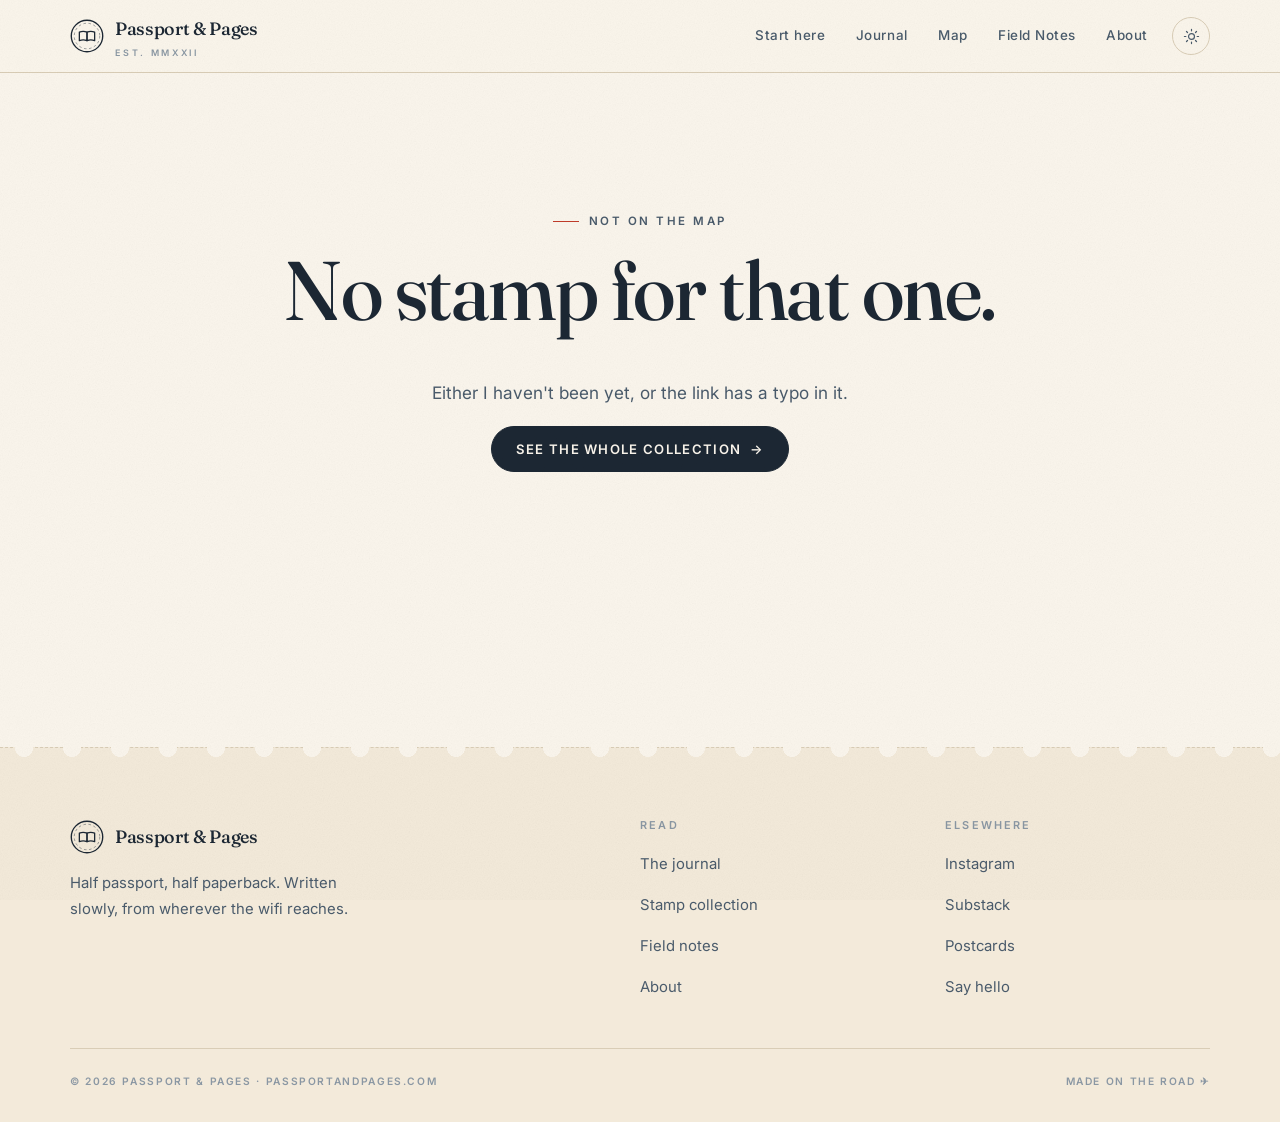
<file: place.html>
<!DOCTYPE html>
<html lang="en" >
<head>
<meta charset="utf-8">
<meta name="viewport" content="width=device-width, initial-scale=1">
<title>Country — Passport &amp; Pages</title>
<meta name="description" content="Every page written from one country, with its stamp and where it sits on the map.">
<link rel="canonical" href="https://passportandpages.com/place.html">
<meta property="og:title" content="Country — Passport &amp; Pages">
<meta property="og:description" content="Every page written from one country, with its stamp and where it sits on the map.">
<meta property="og:type" content="website">
<meta property="og:url" content="https://passportandpages.com/place.html">
<meta name="theme-color" content="#FAF5EC">
<link rel="icon" href="assets/img/favicon.svg" type="image/svg+xml">
<link rel="preconnect" href="https://fonts.googleapis.com">
<link rel="preconnect" href="https://fonts.gstatic.com" crossorigin>
<link href="https://fonts.googleapis.com/css2?family=Caveat:wght@500;600&family=Fraunces:opsz,wght@9..144,400;9..144,500;9..144,600&family=Inter:wght@400;500;600;700&display=swap" rel="stylesheet">
<link rel="stylesheet" href="assets/css/style.css">
<script>
  (function () {
    var r = document.documentElement;
    r.classList.add("js");
    try { var t = localStorage.getItem("pp-theme"); if (t) r.dataset.theme = t; } catch (e) {}
  })();
</script>
</head>
<body>
<a class="skip" href="#main">Skip to content</a>

<header class="hdr">
  <div class="wrap hdr__in">
    <a class="logo" href="index.html" aria-label="Passport and Pages — home">
      <svg viewBox="0 0 40 40" fill="none" aria-hidden="true">
        <circle cx="20" cy="20" r="18.5" stroke="currentColor" stroke-width="1.6"/>
        <circle cx="20" cy="20" r="15" stroke="currentColor" stroke-width=".9" stroke-dasharray="3 3" opacity=".55"/>
        <path d="M11 15.5c3-1.3 6-1.3 9 0v10c-3-1.3-6-1.3-9 0v-10Z" stroke="currentColor" stroke-width="1.5" stroke-linejoin="round"/>
        <path d="M29 15.5c-3-1.3-6-1.3-9 0v10c3-1.3 6-1.3 9 0v-10Z" stroke="currentColor" stroke-width="1.5" stroke-linejoin="round"/>
      </svg>
      <span>
        <b>Passport &amp; Pages</b>
        <small>Est. MMXXII</small>
      </span>
    </a>

    <nav class="nav" id="nav" data-open="false">
      <a href="start-here.html">Start here</a>
      <a href="journal.html">Journal</a>
      <a href="index.html#stamps">Map</a>
      <a href="index.html#notes">Field Notes</a>
      <a href="about.html">About</a>
    </nav>

    <div class="tools">
      <button class="icon-btn" data-theme-toggle aria-label="Toggle day / night">
        <svg class="sun" viewBox="0 0 24 24" fill="none" stroke="currentColor" stroke-width="1.7" stroke-linecap="round"><circle cx="12" cy="12" r="4.2"/><path d="M12 2v2M12 20v2M2 12h2M20 12h2M4.9 4.9l1.5 1.5M17.6 17.6l1.5 1.5M19.1 4.9l-1.5 1.5M6.4 17.6l-1.5 1.5"/></svg>
        <svg class="moon" viewBox="0 0 24 24" fill="none" stroke="currentColor" stroke-width="1.7" stroke-linecap="round" stroke-linejoin="round"><path d="M20 14.5A8.5 8.5 0 0 1 9.5 4a8.5 8.5 0 1 0 10.5 10.5Z"/></svg>
      </button>
      <button class="icon-btn burger" data-burger aria-expanded="false" aria-controls="nav" aria-label="Menu">
        <svg viewBox="0 0 24 24" fill="none" stroke="currentColor" stroke-width="1.8" stroke-linecap="round"><path d="M4 8h16M4 16h16"/></svg>
      </button>
    </div>
  </div>
</header><main id="main" data-place>
  <noscript>
    <section class="wrap section">
      <h1>Country pages need JavaScript</h1>
      <p>The full archive is on the <a href="journal.html">journal page</a>.</p>
    </section>
  </noscript>
</main>
<footer class="ftr">
  <div class="wrap">
    <div class="ftr__grid">
      <div>
        <a class="logo" href="index.html" style="margin-bottom:1.1rem">
          <svg viewBox="0 0 40 40" fill="none" aria-hidden="true">
            <circle cx="20" cy="20" r="18.5" stroke="currentColor" stroke-width="1.6"/>
            <circle cx="20" cy="20" r="15" stroke="currentColor" stroke-width=".9" stroke-dasharray="3 3" opacity=".55"/>
            <path d="M11 15.5c3-1.3 6-1.3 9 0v10c-3-1.3-6-1.3-9 0v-10Z" stroke="currentColor" stroke-width="1.5" stroke-linejoin="round"/>
            <path d="M29 15.5c-3-1.3-6-1.3-9 0v10c3-1.3 6-1.3 9 0v-10Z" stroke="currentColor" stroke-width="1.5" stroke-linejoin="round"/>
          </svg>
          <span><b>Passport &amp; Pages</b></span>
        </a>
        <p class="ftr__blurb">Half passport, half paperback. Written slowly, from wherever the wifi reaches.</p>
      </div>
      <div>
        <h4>Read</h4>
        <ul>
          <li><a href="journal.html">The journal</a></li>
          <li><a href="#stamps">Stamp collection</a></li>
          <li><a href="#notes">Field notes</a></li>
          <li><a href="about.html">About</a></li>
        </ul>
      </div>
      <div>
        <h4>Elsewhere</h4>
        <ul>
          <li><a href="#" rel="me">Instagram</a></li>
          <li><a href="#" rel="me">Substack</a></li>
          <li><a href="#postcards">Postcards</a></li>
          <li><a href="mailto:hello@passportandpages.com">Say hello</a></li>
        </ul>
      </div>
    </div>
    <div class="ftr__base">
      <span>© <span data-year>2026</span> Passport &amp; Pages · passportandpages.com</span>
      <span>Made on the road ✈</span>
    </div>
  </div>
</footer>


<script src="assets/js/world.js"></script>
<script src="assets/js/main.js"></script>
</body>
</html>
</file>
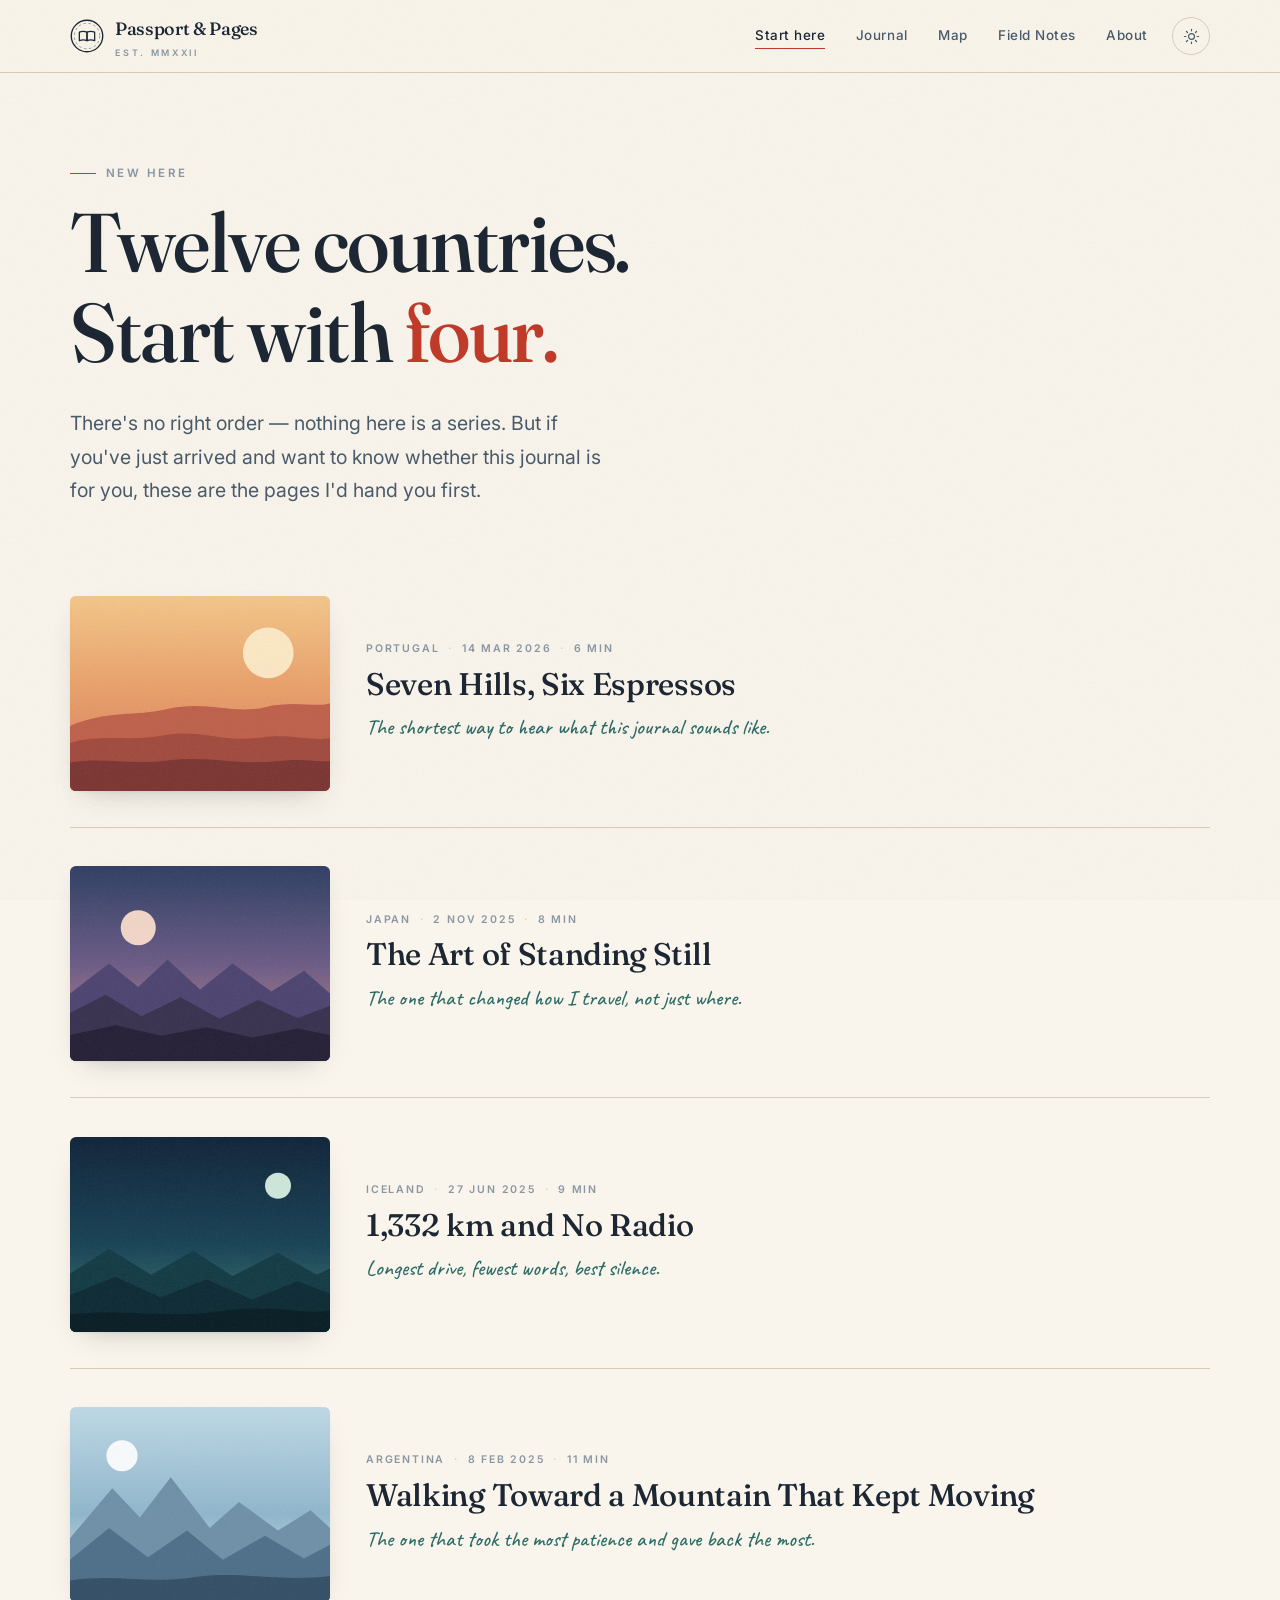
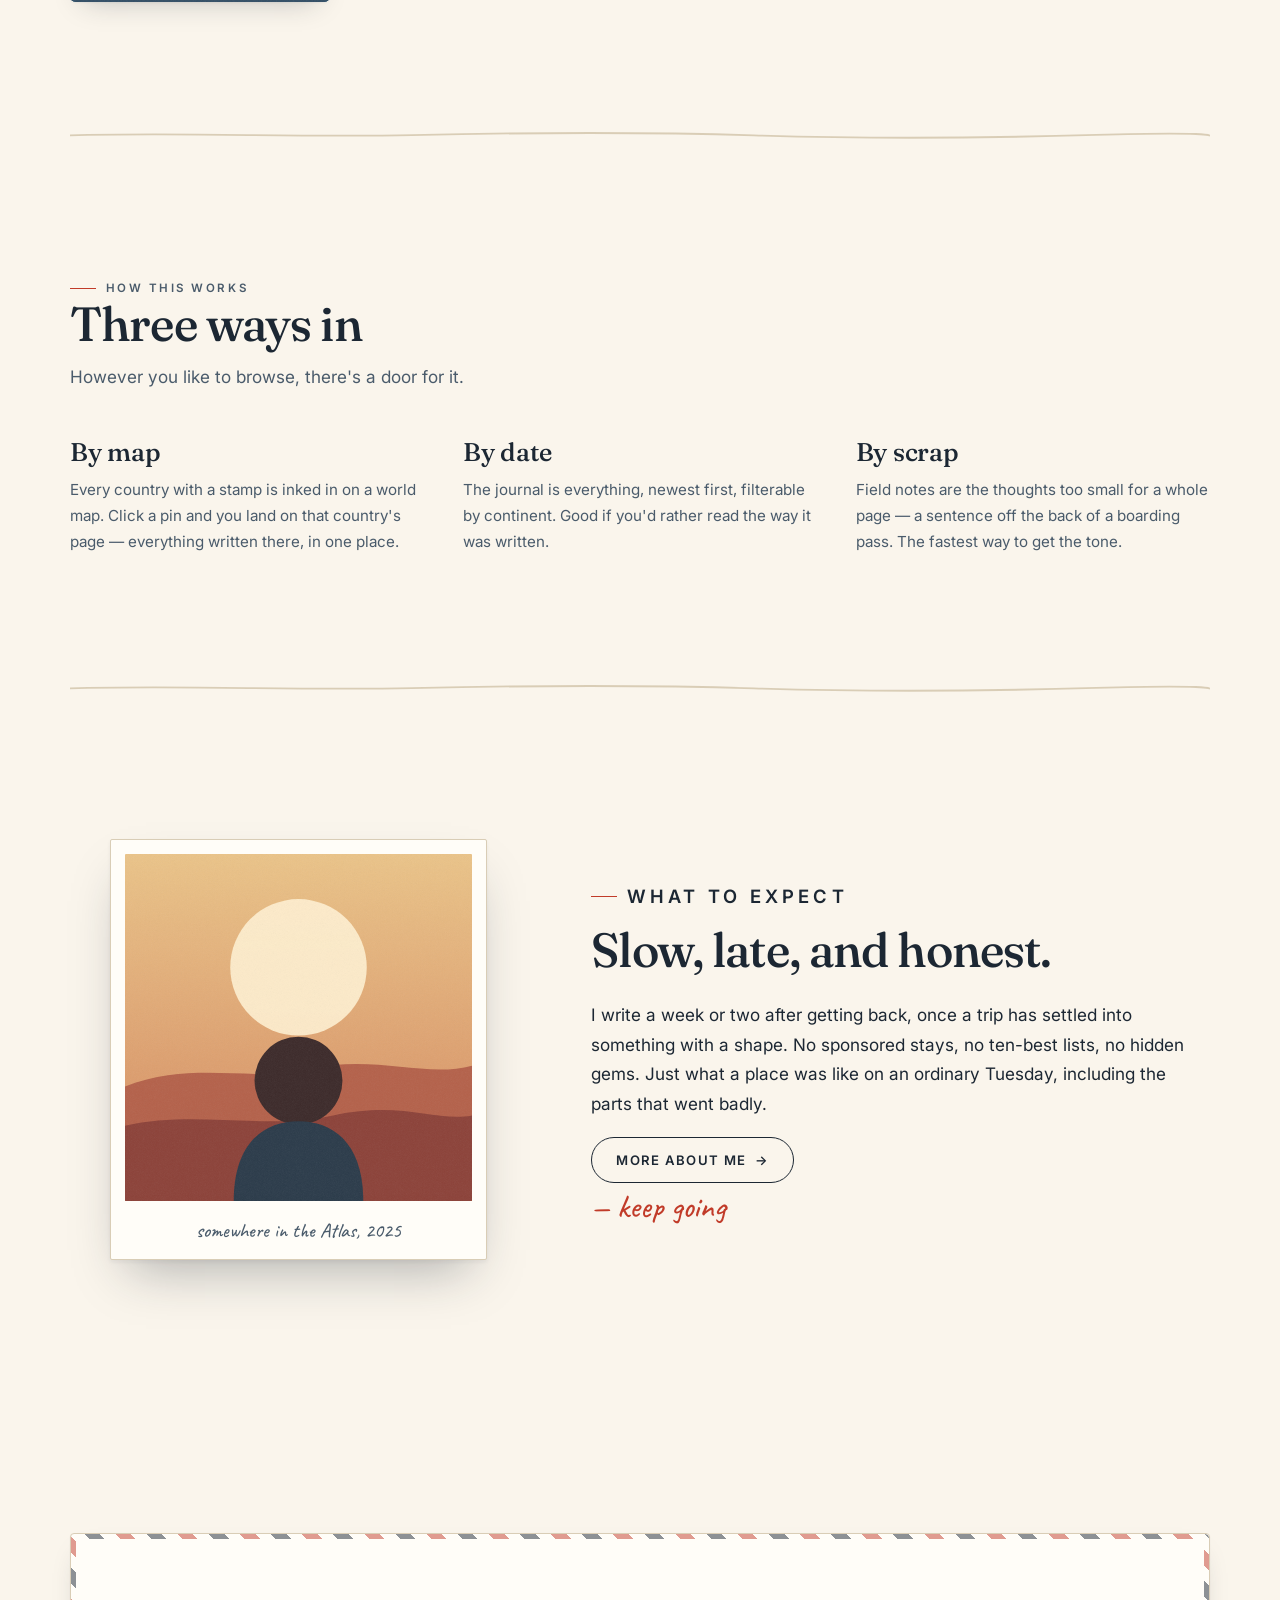
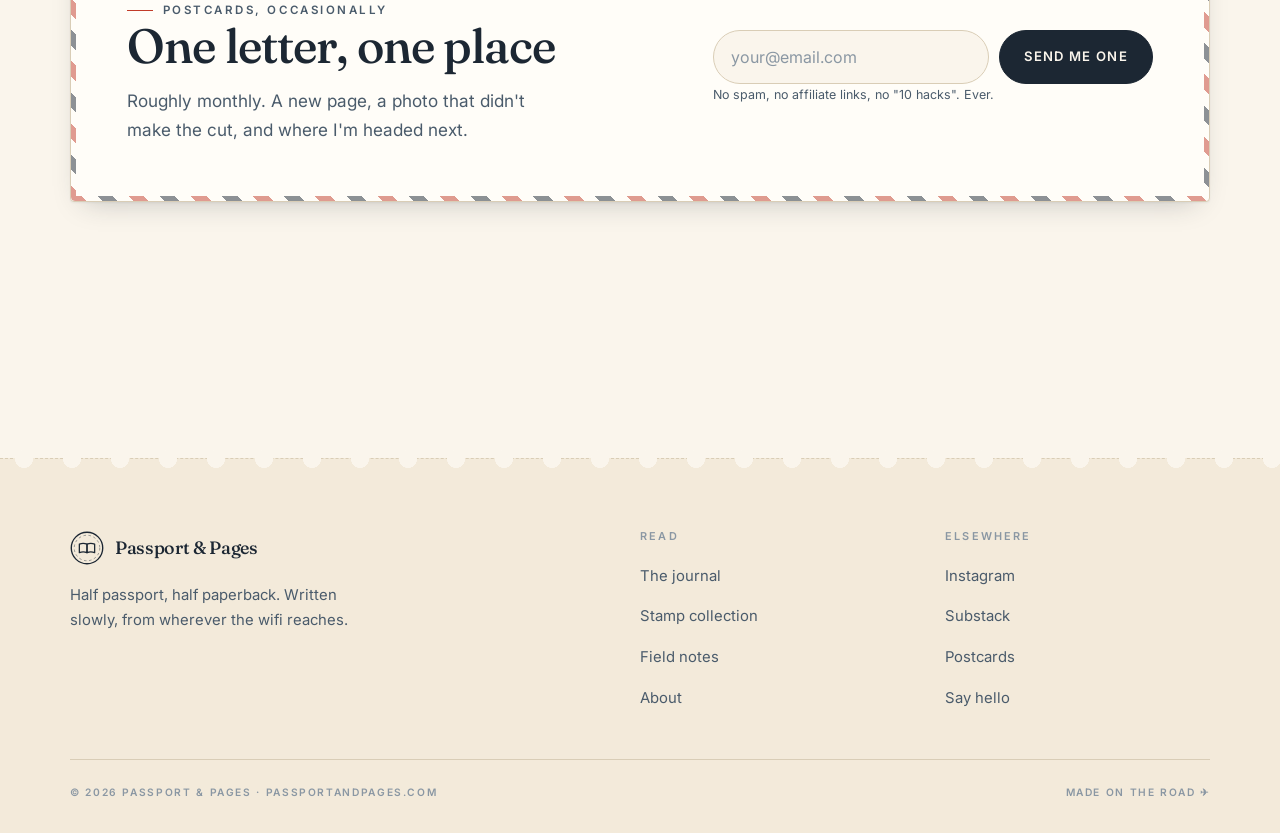
<file: start-here.html>
<!DOCTYPE html>
<html lang="en" >
<head>
<meta charset="utf-8">
<meta name="viewport" content="width=device-width, initial-scale=1">
<title>Start here — Passport &amp; Pages</title>
<meta name="description" content="New to the journal? Four entries to begin with, and how the rest of the site works.">
<link rel="canonical" href="https://passportandpages.com/start-here.html">
<meta property="og:title" content="Start here — Passport &amp; Pages">
<meta property="og:description" content="New to the journal? Four entries to begin with, and how the rest of the site works.">
<meta property="og:type" content="website">
<meta property="og:url" content="https://passportandpages.com/start-here.html">
<meta name="theme-color" content="#FAF5EC">
<link rel="icon" href="assets/img/favicon.svg" type="image/svg+xml">
<link rel="preconnect" href="https://fonts.googleapis.com">
<link rel="preconnect" href="https://fonts.gstatic.com" crossorigin>
<link href="https://fonts.googleapis.com/css2?family=Caveat:wght@500;600&family=Fraunces:opsz,wght@9..144,400;9..144,500;9..144,600&family=Inter:wght@400;500;600;700&display=swap" rel="stylesheet">
<link rel="stylesheet" href="assets/css/style.css">
<script>
  (function () {
    var r = document.documentElement;
    r.classList.add("js");
    try { var t = localStorage.getItem("pp-theme"); if (t) r.dataset.theme = t; } catch (e) {}
  })();
</script>
</head>
<body>
<a class="skip" href="#main">Skip to content</a>

<header class="hdr">
  <div class="wrap hdr__in">
    <a class="logo" href="index.html" aria-label="Passport and Pages — home">
      <svg viewBox="0 0 40 40" fill="none" aria-hidden="true">
        <circle cx="20" cy="20" r="18.5" stroke="currentColor" stroke-width="1.6"/>
        <circle cx="20" cy="20" r="15" stroke="currentColor" stroke-width=".9" stroke-dasharray="3 3" opacity=".55"/>
        <path d="M11 15.5c3-1.3 6-1.3 9 0v10c-3-1.3-6-1.3-9 0v-10Z" stroke="currentColor" stroke-width="1.5" stroke-linejoin="round"/>
        <path d="M29 15.5c-3-1.3-6-1.3-9 0v10c3-1.3 6-1.3 9 0v-10Z" stroke="currentColor" stroke-width="1.5" stroke-linejoin="round"/>
      </svg>
      <span>
        <b>Passport &amp; Pages</b>
        <small>Est. MMXXII</small>
      </span>
    </a>

    <nav class="nav" id="nav" data-open="false">
      <a href="start-here.html" aria-current="page">Start here</a>
      <a href="journal.html">Journal</a>
      <a href="index.html#stamps">Map</a>
      <a href="index.html#notes">Field Notes</a>
      <a href="about.html">About</a>
    </nav>

    <div class="tools">
      <button class="icon-btn" data-theme-toggle aria-label="Toggle day / night">
        <svg class="sun" viewBox="0 0 24 24" fill="none" stroke="currentColor" stroke-width="1.7" stroke-linecap="round"><circle cx="12" cy="12" r="4.2"/><path d="M12 2v2M12 20v2M2 12h2M20 12h2M4.9 4.9l1.5 1.5M17.6 17.6l1.5 1.5M19.1 4.9l-1.5 1.5M6.4 17.6l-1.5 1.5"/></svg>
        <svg class="moon" viewBox="0 0 24 24" fill="none" stroke="currentColor" stroke-width="1.7" stroke-linecap="round" stroke-linejoin="round"><path d="M20 14.5A8.5 8.5 0 0 1 9.5 4a8.5 8.5 0 1 0 10.5 10.5Z"/></svg>
      </button>
      <button class="icon-btn burger" data-burger aria-expanded="false" aria-controls="nav" aria-label="Menu">
        <svg viewBox="0 0 24 24" fill="none" stroke="currentColor" stroke-width="1.8" stroke-linecap="round"><path d="M4 8h16M4 16h16"/></svg>
      </button>
    </div>
  </div>
</header><main id="main">
  <section class="hero wrap" style="padding-block:clamp(3rem,7vw,5rem) 0">
    <p class="kicker">New here</p>
    <h1 style="max-width:16ch">Twelve countries.<br>Start with <em>four.</em></h1>
    <p class="hero__lede">
      There's no right order — nothing here is a series. But if you've just
      arrived and want to know whether this journal is for you, these are the
      pages I'd hand you first.
    </p>
  </section>

  <section class="section wrap" style="padding-top:clamp(2.5rem,5vw,3.5rem)">
    <div class="picks" data-picks></div>
  </section>

  <hr class="rule wrap">

  <section class="section wrap">
    <div class="sec-head" data-reveal>
      <div>
        <p class="kicker">How this works</p>
        <h2>Three ways in</h2>
        <p>However you like to browse, there's a door for it.</p>
      </div>
    </div>
    <div class="cards" data-reveal>
      <article class="card">
        <div class="card__body" style="padding-top:0">
          <h3><a href="index.html#stamps">By map</a></h3>
          <p>Every country with a stamp is inked in on a world map. Click a pin and you land on that country's page — everything written there, in one place.</p>
        </div>
      </article>
      <article class="card">
        <div class="card__body" style="padding-top:0">
          <h3><a href="journal.html">By date</a></h3>
          <p>The journal is everything, newest first, filterable by continent. Good if you'd rather read the way it was written.</p>
        </div>
      </article>
      <article class="card">
        <div class="card__body" style="padding-top:0">
          <h3><a href="index.html#notes">By scrap</a></h3>
          <p>Field notes are the thoughts too small for a whole page — a sentence off the back of a boarding pass. The fastest way to get the tone.</p>
        </div>
      </article>
    </div>
  </section>

  <hr class="rule wrap">

  <section class="section wrap">
    <div class="about">
      <figure class="polaroid" data-reveal>
        <img src="assets/img/portrait.svg" alt="" loading="lazy" width="600" height="600">
        <figcaption>somewhere in the Atlas, 2025</figcaption>
      </figure>
      <div class="about__body" data-reveal style="--d:.1s">
        <p class="kicker">What to expect</p>
        <h2>Slow, late, and honest.</h2>
        <p>
          I write a week or two after getting back, once a trip has settled into
          something with a shape. No sponsored stays, no ten-best lists, no
          hidden gems. Just what a place was like on an ordinary Tuesday,
          including the parts that went badly.
        </p>
        <a class="btn" href="about.html">More about me <span class="arw">→</span></a>
        <span class="sig">— keep going</span>
      </div>
    </div>
  </section>

  <section class="section wrap" id="postcards">
    <div class="postcard" data-reveal>
      <div>
        <p class="kicker">Postcards, occasionally</p>
        <h2>One letter, one place</h2>
        <p>Roughly monthly. A new page, a photo that didn't make the cut, and where I'm headed next.</p>
      </div>
      <form class="form-wrap" data-signup>
        <div class="form">
          <input type="email" name="email" placeholder="your@email.com" aria-label="Email address" required>
          <button class="btn btn--solid" type="submit">Send me one</button>
        </div>
        <p class="form__note">No spam, no affiliate links, no "10 hacks". Ever.</p>
      </form>
    </div>
  </section>
</main>
<footer class="ftr">
  <div class="wrap">
    <div class="ftr__grid">
      <div>
        <a class="logo" href="index.html" style="margin-bottom:1.1rem">
          <svg viewBox="0 0 40 40" fill="none" aria-hidden="true">
            <circle cx="20" cy="20" r="18.5" stroke="currentColor" stroke-width="1.6"/>
            <circle cx="20" cy="20" r="15" stroke="currentColor" stroke-width=".9" stroke-dasharray="3 3" opacity=".55"/>
            <path d="M11 15.5c3-1.3 6-1.3 9 0v10c-3-1.3-6-1.3-9 0v-10Z" stroke="currentColor" stroke-width="1.5" stroke-linejoin="round"/>
            <path d="M29 15.5c-3-1.3-6-1.3-9 0v10c3-1.3 6-1.3 9 0v-10Z" stroke="currentColor" stroke-width="1.5" stroke-linejoin="round"/>
          </svg>
          <span><b>Passport &amp; Pages</b></span>
        </a>
        <p class="ftr__blurb">Half passport, half paperback. Written slowly, from wherever the wifi reaches.</p>
      </div>
      <div>
        <h4>Read</h4>
        <ul>
          <li><a href="journal.html">The journal</a></li>
          <li><a href="#stamps">Stamp collection</a></li>
          <li><a href="#notes">Field notes</a></li>
          <li><a href="about.html">About</a></li>
        </ul>
      </div>
      <div>
        <h4>Elsewhere</h4>
        <ul>
          <li><a href="#" rel="me">Instagram</a></li>
          <li><a href="#" rel="me">Substack</a></li>
          <li><a href="#postcards">Postcards</a></li>
          <li><a href="mailto:hello@passportandpages.com">Say hello</a></li>
        </ul>
      </div>
    </div>
    <div class="ftr__base">
      <span>© <span data-year>2026</span> Passport &amp; Pages · passportandpages.com</span>
      <span>Made on the road ✈</span>
    </div>
  </div>
</footer>


<script src="assets/js/main.js"></script>
</body>
</html>
</file>
<file: assets/css/style.css>
/* ============================================================
   Passport & Pages — passportandpages.com
   Half passport. Half paperback.
   ------------------------------------------------------------
   1. Tokens        5. Cards / Journal
   2. Base + grain  6. Stamps
   3. Header        7. Field notes / About / Signup
   4. Hero          8. Footer / Article / Utilities
   ============================================================ */

/* ---------- 1. Tokens ---------- */
:root {
  --paper:      #FAF5EC;
  --paper-2:    #F3EADA;
  --paper-3:    #EADFC9;
  --ink:        #1C2733;
  --ink-2:      #4A5B6B;
  --ink-3:      #8A97A3;
  --rule:       #D9CDB6;
  --red:        #C13B29;   /* stamp vermilion */
  --teal:       #2C6B66;   /* customs ink     */
  --gold:       #B9893C;
  --card:       #FFFDF8;
  --shadow:     0 1px 2px rgba(28,39,51,.05), 0 12px 28px -14px rgba(28,39,51,.28);
  --shadow-lift:0 2px 4px rgba(28,39,51,.06), 0 26px 50px -18px rgba(28,39,51,.34);

  --serif: "Fraunces", "Iowan Old Style", Georgia, serif;
  --sans:  "Inter", -apple-system, BlinkMacSystemFont, "Segoe UI", sans-serif;
  --hand:  "Caveat", "Bradley Hand", cursive;
  --mono:  ui-monospace, "SF Mono", "Roboto Mono", Menlo, monospace;

  --wrap: 1140px;
  --gap: clamp(1.25rem, 3vw, 2.25rem);
  --section: clamp(4.5rem, 10vw, 8rem);
  --radius: 4px;
}

/* Night flight */
:root[data-theme="night"] {
  --paper:   #131A22;
  --paper-2: #18212B;
  --paper-3: #1F2A36;
  --ink:     #F1E9DA;
  --ink-2:   #AEBAC6;
  --ink-3:   #71808E;
  --rule:    #2C3946;
  --red:     #E0715C;
  --teal:    #6FB5AC;
  --gold:    #D8B166;
  --card:    #19222C;
  --shadow:      0 1px 2px rgba(0,0,0,.4), 0 14px 30px -14px rgba(0,0,0,.7);
  --shadow-lift: 0 2px 6px rgba(0,0,0,.45), 0 28px 54px -18px rgba(0,0,0,.8);
}

@media (prefers-color-scheme: dark) {
  :root:not([data-theme="day"]) {
    --paper:   #131A22;
    --paper-2: #18212B;
    --paper-3: #1F2A36;
    --ink:     #F1E9DA;
    --ink-2:   #AEBAC6;
    --ink-3:   #71808E;
    --rule:    #2C3946;
    --red:     #E0715C;
    --teal:    #6FB5AC;
    --gold:    #D8B166;
    --card:    #19222C;
    --shadow:      0 1px 2px rgba(0,0,0,.4), 0 14px 30px -14px rgba(0,0,0,.7);
    --shadow-lift: 0 2px 6px rgba(0,0,0,.45), 0 28px 54px -18px rgba(0,0,0,.8);
  }
}

/* ---------- 2. Base ---------- */
*, *::before, *::after { box-sizing: border-box; }

html { -webkit-text-size-adjust: 100%; scroll-behavior: smooth; }

body {
  margin: 0;
  background: var(--paper);
  color: var(--ink);
  font: 400 clamp(1rem, .97rem + .16vw, 1.075rem)/1.72 var(--sans);
  font-feature-settings: "kern", "liga";
  -webkit-font-smoothing: antialiased;
  overflow-x: hidden;
}

/* paper grain — sits above the background, below content */
body::before {
  content: "";
  position: fixed;
  inset: 0;
  z-index: 9999;
  pointer-events: none;
  opacity: .5;
  mix-blend-mode: multiply;
  background-image: url("data:image/svg+xml,%3Csvg xmlns='http://www.w3.org/2000/svg' width='220' height='220'%3E%3Cfilter id='n'%3E%3CfeTurbulence type='fractalNoise' baseFrequency='.85' numOctaves='3'/%3E%3CfeColorMatrix type='saturate' values='0'/%3E%3C/filter%3E%3Crect width='220' height='220' filter='url(%23n)' opacity='.16'/%3E%3C/svg%3E");
}
:root[data-theme="night"] body::before { mix-blend-mode: screen; opacity: .25; }
@media (prefers-color-scheme: dark) {
  :root:not([data-theme="day"]) body::before { mix-blend-mode: screen; opacity: .25; }
}

img, svg { max-width: 100%; height: auto; display: block; }
a { color: inherit; text-decoration: none; }

h1, h2, h3, h4 {
  font-family: var(--serif);
  font-weight: 500;
  line-height: 1.08;
  letter-spacing: -.018em;
  margin: 0 0 .5em;
  font-variation-settings: "SOFT" 12, "WONK" 1;
}
h1 { font-size: clamp(2.6rem, 7.5vw, 5.2rem); }
h2 { font-size: clamp(1.9rem, 4.2vw, 3rem); }
h3 { font-size: clamp(1.25rem, 2.1vw, 1.6rem); letter-spacing: -.01em; }
p  { margin: 0 0 1.1em; }

::selection { background: var(--gold); color: var(--paper); }

.wrap { width: min(var(--wrap), 100% - 2.5rem); margin-inline: auto; }
.section { padding-block: var(--section); }

:focus-visible { outline: 2px dashed var(--red); outline-offset: 4px; border-radius: 2px; }

.skip {
  position: absolute; left: -9999px; top: 0; z-index: 10000;
  background: var(--ink); color: var(--paper); padding: .7rem 1.1rem; border-radius: 0 0 var(--radius) 0;
}
.skip:focus { left: 0; }

/* Small caps label used everywhere */
.kicker {
  font: 600 .72rem/1 var(--sans);
  letter-spacing: .22em;
  text-transform: uppercase;
  color: var(--ink-3);
  display: inline-flex; align-items: center; gap: .6rem;
  margin: 0 0 1.2rem;
}
.kicker::before {
  content: ""; width: 26px; height: 1px; background: var(--red); flex: none;
}

/* Hand-inked rule, our repeating motif */
.rule {
  height: 10px;
  border: 0;
  margin-block: 0;
  background: var(--rule);
  -webkit-mask: no-repeat center/100% 100% url("data:image/svg+xml,%3Csvg xmlns='http://www.w3.org/2000/svg' viewBox='0 0 1200 10' preserveAspectRatio='none'%3E%3Cpath d='M0 5.4C120 2.2 240 7.6 360 5.1S600 1.8 720 5.4 960 8.2 1080 4.9 1200 5.6 1200 5.6' fill='none' stroke='%23000' stroke-width='1.8' stroke-linecap='round'/%3E%3C/svg%3E");
  mask: no-repeat center/100% 100% url("data:image/svg+xml,%3Csvg xmlns='http://www.w3.org/2000/svg' viewBox='0 0 1200 10' preserveAspectRatio='none'%3E%3Cpath d='M0 5.4C120 2.2 240 7.6 360 5.1S600 1.8 720 5.4 960 8.2 1080 4.9 1200 5.6 1200 5.6' fill='none' stroke='%23000' stroke-width='1.8' stroke-linecap='round'/%3E%3C/svg%3E");
}

.btn {
  display: inline-flex; align-items: center; gap: .55rem;
  font: 600 .82rem/1 var(--sans); letter-spacing: .1em; text-transform: uppercase;
  padding: .95rem 1.5rem;
  border: 1px solid var(--ink);
  border-radius: 999px;
  background: transparent; color: var(--ink);
  cursor: pointer;
  transition: background .25s, color .25s, transform .25s;
}
.btn:hover { background: var(--ink); color: var(--paper); transform: translateY(-2px); }
.btn--solid { background: var(--ink); color: var(--paper); }
.btn--solid:hover { background: var(--red); border-color: var(--red); }
.btn .arw { transition: transform .25s; }
.btn:hover .arw { transform: translateX(4px); }

/* ---------- 3. Header ---------- */
.hdr {
  position: sticky; top: 0; z-index: 100;
  background: color-mix(in srgb, var(--paper) 86%, transparent);
  backdrop-filter: saturate(160%) blur(12px);
  border-bottom: 1px solid var(--rule);
}
.hdr__in {
  display: flex; align-items: center; gap: 1.5rem;
  min-height: 72px;
}
.logo { display: flex; align-items: center; gap: .7rem; margin-right: auto; }
.logo svg { width: 34px; height: 34px; flex: none; }
.logo b {
  font: 500 1.12rem/1 var(--serif);
  letter-spacing: -.02em;
  font-variation-settings: "SOFT" 20, "WONK" 1;
}
.logo small {
  display: block;
  font: 600 .56rem/1 var(--sans); letter-spacing: .3em; text-transform: uppercase;
  color: var(--ink-3); margin-top: .32rem;
}

.nav { display: flex; align-items: center; gap: 1.9rem; }
.nav a {
  font: 500 .84rem/1 var(--sans); letter-spacing: .04em;
  color: var(--ink-2); position: relative; padding-block: .4rem;
  transition: color .2s;
}
.nav a::after {
  content: ""; position: absolute; left: 0; bottom: 0; height: 1px; width: 100%;
  background: var(--red); transform: scaleX(0); transform-origin: left;
  transition: transform .3s cubic-bezier(.2,.8,.2,1);
}
.nav a:hover, .nav a[aria-current="page"] { color: var(--ink); }
.nav a:hover::after, .nav a[aria-current="page"]::after { transform: scaleX(1); }

.tools { display: flex; align-items: center; gap: .5rem; }
.icon-btn {
  width: 38px; height: 38px; display: grid; place-items: center;
  border: 1px solid var(--rule); border-radius: 50%;
  background: transparent; color: var(--ink-2); cursor: pointer;
  transition: border-color .2s, color .2s, transform .3s;
}
.icon-btn:hover { color: var(--ink); border-color: var(--ink); transform: rotate(-12deg); }
.icon-btn svg { width: 17px; height: 17px; }
.icon-btn .moon { display: none; }
:root[data-theme="night"] .icon-btn .sun { display: none; }
:root[data-theme="night"] .icon-btn .moon { display: block; }
@media (prefers-color-scheme: dark) {
  :root:not([data-theme="day"]) .icon-btn .sun { display: none; }
  :root:not([data-theme="day"]) .icon-btn .moon { display: block; }
}

.burger { display: none; }

@media (max-width: 860px) {
  .burger { display: grid; }
  .nav {
    position: fixed; inset: 72px 0 auto; z-index: 99;
    flex-direction: column; align-items: flex-start; gap: 0;
    padding: 1rem 1.25rem 1.75rem;
    background: var(--paper);
    border-bottom: 1px solid var(--rule);
    box-shadow: var(--shadow);
    transform: translateY(-8px); opacity: 0; visibility: hidden;
    transition: .28s ease;
  }
  .nav[data-open="true"] { transform: none; opacity: 1; visibility: visible; }
  .nav a { font-size: 1.4rem; font-family: var(--serif); padding-block: .7rem; width: 100%; }
}

/* ---------- 4. Hero ---------- */
.hero { position: relative; padding-block: clamp(3.5rem, 9vw, 7rem) 0; }
.hero__grid {
  display: grid; grid-template-columns: 1fr auto; gap: var(--gap); align-items: center;
}
.hero h1 { margin-bottom: .35em; }
.hero h1 em {
  font-style: normal; color: var(--red);
  font-variation-settings: "SOFT" 40, "WONK" 1;
}
.hero__lede {
  font-size: clamp(1.05rem, 1.6vw, 1.22rem);
  color: var(--ink-2);
  max-width: 46ch;
  margin-bottom: 2rem;
}
.hero__cta { display: flex; flex-wrap: wrap; gap: .8rem; align-items: center; }

/* the arriving stamp */
.stamp-hero { width: clamp(150px, 22vw, 224px); }
.stamp-hero svg { width: 100%; height: auto; }
.press { animation: press .9s cubic-bezier(.2,1.3,.35,1) .35s both; transform-origin: 50% 50%; }
@keyframes press {
  0%   { opacity: 0; transform: rotate(-26deg) scale(1.9); }
  60%  { opacity: 1; transform: rotate(-9deg) scale(.96); }
  100% { opacity: 1; transform: rotate(-11deg) scale(1); }
}

/* ticker of stats */
.stats {
  display: flex; flex-wrap: wrap; gap: clamp(1.5rem, 5vw, 3.5rem);
  padding-block: 1.6rem; margin-top: clamp(2.5rem,5vw,3.5rem);
  border-block: 1px solid var(--rule);
}
.stat b {
  display: block;
  font: 500 clamp(1.7rem,3.4vw,2.4rem)/1 var(--serif);
  font-variation-settings: "SOFT" 20, "WONK" 1;
  letter-spacing: -.02em;
}
.stat > span {
  font: 600 .68rem/1 var(--sans); letter-spacing: .2em; text-transform: uppercase;
  color: var(--ink-3); display: block; margin-top: .55rem;
}
.stat:last-child b { color: var(--red); }

@media (max-width: 760px) {
  .hero__grid { grid-template-columns: 1fr; }
  .stamp-hero { order: -1; margin-bottom: 1rem; }
}

/* ---------- 5. Section head + cards ---------- */
.sec-head {
  display: flex; align-items: flex-end; justify-content: space-between;
  gap: 1.5rem; margin-bottom: clamp(2rem, 4vw, 3rem); flex-wrap: wrap;
}
.sec-head p { max-width: 44ch; color: var(--ink-2); margin: 0; }
.sec-head h2 { margin-bottom: .25em; }
.link-more {
  font: 600 .78rem/1 var(--sans); letter-spacing: .14em; text-transform: uppercase;
  color: var(--ink-2); display: inline-flex; gap: .5rem; align-items: center;
  border-bottom: 1px solid var(--rule); padding-bottom: .5rem;
  transition: color .2s, border-color .2s;
}
.link-more:hover { color: var(--red); border-color: var(--red); }

/* Boarding pass — the featured entry */
.pass {
  display: grid; grid-template-columns: 1.55fr .85fr;
  background: var(--card);
  border: 1px solid var(--rule);
  border-radius: 8px;
  box-shadow: var(--shadow);
  overflow: hidden;
  position: relative;
  transition: box-shadow .35s, transform .35s;
}
.pass:hover { box-shadow: var(--shadow-lift); transform: translateY(-3px); }
.pass__main { padding: clamp(1.75rem, 3.4vw, 2.9rem); display: flex; flex-direction: column; }
.pass__media { position: relative; overflow: hidden; background: var(--paper-3); }
.pass__media img { width: 100%; height: 100%; object-fit: cover; transition: transform .8s cubic-bezier(.2,.8,.2,1); }
.pass:hover .pass__media img { transform: scale(1.05); }
.pass__media::after {
  content: ""; position: absolute; inset: 0;
  background: linear-gradient(115deg, color-mix(in srgb, var(--paper) 40%, transparent), transparent 55%);
}
/* perforation between stub and body */
.pass__main { position: relative; }
.pass__main::after {
  content: ""; position: absolute; right: -1px; top: 0; bottom: 0; width: 2px;
  background: repeating-linear-gradient(to bottom, var(--rule) 0 6px, transparent 6px 13px);
}
.route {
  display: flex; align-items: center; gap: 1rem; margin-bottom: 1.4rem;
  font: 600 .74rem/1 var(--mono); letter-spacing: .16em; color: var(--ink-3);
}
.route b { font-family: var(--serif); font-size: 1.45rem; letter-spacing: 0; color: var(--ink); font-weight: 500; }
.route .dash { flex: 1; height: 1px; background: var(--rule); position: relative; }
.route .dash::after {
  content: "✈"; position: absolute; right: -2px; top: 50%; transform: translateY(-50%);
  font-size: .8rem; color: var(--red); background: var(--card); padding-left: 5px;
}
.pass h3 { font-size: clamp(1.6rem, 3vw, 2.35rem); margin-bottom: .45em; }
.pass p { color: var(--ink-2); margin-bottom: 1.6rem; }
.pass__foot {
  margin-top: auto; display: flex; gap: 2rem; flex-wrap: wrap;
  padding-top: 1.4rem; border-top: 1px solid var(--rule);
}
.field span {
  display: block; font: 600 .6rem/1 var(--sans); letter-spacing: .2em;
  text-transform: uppercase; color: var(--ink-3); margin-bottom: .45rem;
}
.field b { font: 500 .95rem/1 var(--mono); letter-spacing: .06em; }

@media (max-width: 800px) {
  .pass { grid-template-columns: 1fr; }
  .pass__media { order: -1; aspect-ratio: 16/9; }
  .pass__main::after { display: none; }
}

/* Entry cards */
.cards {
  display: grid; gap: clamp(1.5rem, 3vw, 2.5rem);
  grid-template-columns: repeat(auto-fit, minmax(275px, 1fr));
}
.card { position: relative; display: flex; flex-direction: column; }
.card__media {
  position: relative; display: block; overflow: hidden;
  border-radius: 6px; background: var(--paper-3);
  aspect-ratio: 4/3;
  box-shadow: var(--shadow);
}
.card__media img { width: 100%; height: 100%; object-fit: cover; transition: transform .8s cubic-bezier(.2,.8,.2,1); }
.card:hover .card__media img { transform: scale(1.06); }
/* the little corner postage stamp */
.card__tag {
  position: absolute; top: 12px; right: 12px; z-index: 2;
  background: var(--paper);
  color: var(--ink);
  font: 600 .58rem/1 var(--sans); letter-spacing: .16em; text-transform: uppercase;
  padding: .5rem .6rem;
  border-radius: 2px;
  box-shadow: 0 2px 8px rgba(0,0,0,.14);
  -webkit-mask: radial-gradient(circle 3px at 0 50%, transparent 98%, #000) ,
                radial-gradient(circle 3px at 100% 50%, transparent 98%, #000);
  -webkit-mask-composite: source-in;
  mask-composite: intersect;
}
.card__body { padding-top: 1.15rem; }
.meta {
  font: 600 .66rem/1 var(--sans); letter-spacing: .17em; text-transform: uppercase;
  color: var(--ink-3); margin-bottom: .75rem;
  display: flex; gap: .55rem; flex-wrap: wrap; align-items: center;
}
.meta i { font-style: normal; color: var(--rule); }
.card h3 { margin-bottom: .4em; transition: color .2s; }
.card:hover h3 { color: var(--red); }
.card p { color: var(--ink-2); font-size: .95rem; margin: 0; }
.card a.stretch::after { content: ""; position: absolute; inset: 0; z-index: 3; }

/* ---------- 6. Stamp collection ---------- */
.stamps-sec { background: var(--paper-2); border-block: 1px solid var(--rule); }
.stamp-grid {
  display: grid; gap: clamp(.75rem, 2vw, 1.5rem);
  grid-template-columns: repeat(auto-fill, minmax(118px, 1fr));
}
.stamp {
  position: relative; aspect-ratio: 1; display: grid; place-items: center;
  transform: rotate(var(--rot, 0deg));
  transition: transform .3s cubic-bezier(.2,1.4,.4,1), filter .3s;
  cursor: default;
}
.stamp svg { width: 100%; height: 100%; overflow: visible; }
.stamp:hover { transform: rotate(0deg) scale(1.09); }
.stamp .ink { fill: none; stroke: var(--teal); stroke-width: 2.4; opacity: .82; }
.stamp .ink--dash { stroke-dasharray: 5 5; stroke-width: 1.4; }
.stamp .txt {
  fill: var(--teal); font-family: var(--sans); font-weight: 700;
  letter-spacing: .16em; opacity: .88;
}
.stamp--red .ink, .stamp--red .txt { stroke: var(--red); fill: var(--red); }
.stamp--red .ink { fill: none; }
.stamp--gold .ink, .stamp--gold .txt { stroke: var(--gold); fill: var(--gold); }
.stamp--gold .ink { fill: none; }
.stamp--wish { opacity: .32; }
.stamp--wish:hover { opacity: .7; }
.stamp__tip {
  position: absolute; bottom: -4px; left: 50%; transform: translate(-50%, 6px);
  background: var(--ink); color: var(--paper); white-space: nowrap;
  font: 600 .6rem/1 var(--sans); letter-spacing: .1em; text-transform: uppercase;
  padding: .4rem .6rem; border-radius: 3px;
  opacity: 0; pointer-events: none; transition: .25s;
}
.stamp:hover .stamp__tip { opacity: 1; transform: translate(-50%, 0); }

.legend {
  display: flex; gap: 1.6rem; flex-wrap: wrap; margin-top: 2.2rem;
  font: 600 .66rem/1 var(--sans); letter-spacing: .16em; text-transform: uppercase; color: var(--ink-3);
}
.legend i { display: inline-block; width: 10px; height: 10px; border-radius: 50%; border: 2px solid; margin-right: .5rem; vertical-align: -1px; }

/* ---------- 7. Field notes ---------- */
.notes-rail {
  display: grid; grid-auto-flow: column; grid-auto-columns: minmax(250px, 305px);
  gap: 1.4rem; overflow-x: auto; padding: 1.5rem .25rem 2.5rem;
  scroll-snap-type: x mandatory; scrollbar-width: thin;
}
.notes-rail > * { scroll-snap-align: start; }
.note {
  position: relative;
  background: var(--card);
  border: 1px solid var(--rule);
  border-radius: 3px;
  padding: 1.9rem 1.5rem 1.5rem;
  box-shadow: var(--shadow);
  transform: rotate(var(--rot, 0deg));
  transition: transform .3s, box-shadow .3s;
  /* index-card ruling */
  background-image: repeating-linear-gradient(to bottom, transparent 0 30px, color-mix(in srgb, var(--rule) 45%, transparent) 30px 31px);
  background-position: 0 44px;
}
.note:hover { transform: rotate(0) translateY(-4px); box-shadow: var(--shadow-lift); }
.note::before { /* tape */
  content: ""; position: absolute; top: -11px; left: 50%; transform: translateX(-50%) rotate(-2deg);
  width: 78px; height: 22px;
  background: color-mix(in srgb, var(--gold) 26%, transparent);
  border-left: 1px dashed color-mix(in srgb, var(--gold) 45%, transparent);
  border-right: 1px dashed color-mix(in srgb, var(--gold) 45%, transparent);
}
.note q {
  display: block; quotes: none;
  font: 500 1.35rem/1.5 var(--hand);
  color: var(--ink);
  margin-bottom: 1rem;
}
.note cite {
  font: 600 .62rem/1 var(--sans); letter-spacing: .18em; text-transform: uppercase;
  color: var(--ink-3); font-style: normal;
}

/* ---------- About strip ---------- */
.about { display: grid; grid-template-columns: minmax(0,.85fr) minmax(0,1.15fr); gap: clamp(2rem,5vw,4.5rem); align-items: center; }
.polaroid {
  background: var(--card); padding: 14px 14px 58px;
  border: 1px solid var(--rule); border-radius: 2px;
  box-shadow: var(--shadow-lift);
  transform: rotate(-3deg);
  max-width: 380px;
  position: relative;
  transition: transform .4s cubic-bezier(.2,1.2,.3,1);
}
.polaroid:hover { transform: rotate(1deg) scale(1.02); }
.polaroid img { width: 100%; border-radius: 1px; aspect-ratio: 1; object-fit: cover; }
.polaroid figcaption {
  position: absolute; left: 0; right: 0; bottom: 18px; text-align: center;
  font: 500 1.25rem/1 var(--hand); color: var(--ink-2);
}
.about__body p:first-of-type {
  font-size: 1.15rem; color: var(--ink);
}
.sig { font: 500 2rem/1 var(--hand); color: var(--red); margin-top: .5rem; display: block; }
@media (max-width: 780px) { .about { grid-template-columns: 1fr; } .polaroid { margin-inline: auto; } }

/* ---------- Signup ---------- */
.postcard {
  position: relative;
  border: 1px solid var(--rule);
  background: var(--card);
  border-radius: 4px;
  padding: clamp(2rem, 5vw, 3.5rem);
  box-shadow: var(--shadow);
  display: grid; grid-template-columns: 1.1fr .9fr; gap: clamp(1.5rem,4vw,3rem); align-items: center;
  overflow: hidden;
}
.postcard::before { /* airmail border */
  content: ""; position: absolute; inset: 0; pointer-events: none; border-radius: 4px;
  padding: 5px;
  background: repeating-linear-gradient(45deg, var(--red) 0 11px, transparent 11px 22px, var(--ink) 22px 33px, transparent 33px 44px);
  -webkit-mask: linear-gradient(#000 0 0) content-box, linear-gradient(#000 0 0);
  -webkit-mask-composite: xor; mask-composite: exclude;
  opacity: .5;
}
.postcard h2 { margin-bottom: .3em; }
.postcard p { color: var(--ink-2); margin: 0; max-width: 38ch; }
.form { display: flex; gap: .6rem; flex-wrap: wrap; }
.form input {
  flex: 1 1 200px; min-width: 0;
  font: 400 1rem/1 var(--sans);
  padding: 1rem 1.1rem;
  color: var(--ink);
  background: var(--paper);
  border: 1px solid var(--rule); border-radius: 999px;
  transition: border-color .2s;
}
.form input::placeholder { color: var(--ink-3); }
.form input:focus { border-color: var(--ink); outline: none; }
.form__note { font-size: .78rem; color: var(--ink-3); margin: .9rem 0 0; }
.form__ok { font: 500 1.5rem/1.3 var(--hand); color: var(--teal); margin: 0; }
@media (max-width: 720px) { .postcard { grid-template-columns: 1fr; } }

/* ---------- 8. Footer ---------- */
.ftr {
  position: relative; margin-top: var(--section);
  background: var(--paper-2);
  border-top: 1px dashed var(--rule);
  padding-block: clamp(3rem, 6vw, 4.5rem) 2rem;
}
.ftr::before { /* perforation punches */
  content: ""; position: absolute; top: -9px; left: 0; right: 0; height: 18px;
  background: radial-gradient(circle 9px at 24px 50%, var(--paper) 98%, transparent 100%) repeat-x;
  background-size: 48px 18px;
}
.ftr__grid { display: grid; grid-template-columns: 1.4fr repeat(2, minmax(0,.7fr)); gap: 2.5rem; }
.ftr h4 {
  font: 600 .68rem/1 var(--sans); letter-spacing: .2em; text-transform: uppercase;
  color: var(--ink-3); margin-bottom: 1.1rem;
}
.ftr ul { list-style: none; padding: 0; margin: 0; display: grid; gap: .7rem; }
.ftr ul a { color: var(--ink-2); font-size: .93rem; transition: color .2s; }
.ftr ul a:hover { color: var(--red); }
.ftr__blurb { color: var(--ink-2); max-width: 34ch; font-size: .93rem; }
.ftr__base {
  margin-top: 3rem; padding-top: 1.5rem; border-top: 1px solid var(--rule);
  display: flex; justify-content: space-between; gap: 1rem; flex-wrap: wrap;
  font: 600 .64rem/1.6 var(--sans); letter-spacing: .16em; text-transform: uppercase; color: var(--ink-3);
}
@media (max-width: 700px) { .ftr__grid { grid-template-columns: 1fr 1fr; } .ftr__grid > :first-child { grid-column: 1/-1; } }

/* ---------- Article page ---------- */
.art-hero { padding-block: clamp(2.5rem,6vw,4.5rem) 0; text-align: center; }
.art-hero .meta { justify-content: center; }
.art-hero h1 { font-size: clamp(2.1rem, 5.5vw, 4rem); max-width: 18ch; margin-inline: auto; }
.art-hero .dek { color: var(--ink-2); max-width: 52ch; margin-inline: auto; font-size: 1.12rem; }
.art-figure { margin-block: clamp(2rem,5vw,3.5rem); }
.art-figure img { border-radius: 6px; box-shadow: var(--shadow); width: 100%; aspect-ratio: 16/9; object-fit: cover; }
.art-figure figcaption { font: 500 1.15rem/1.4 var(--hand); color: var(--ink-3); margin-top: .9rem; text-align: center; }

.prose { width: min(66ch, 100%); margin-inline: auto; position: relative; }
.prose > p:first-of-type::first-letter {
  float: left; font-family: var(--serif); font-size: 4.1em; line-height: .82;
  padding: .06em .1em 0 0; color: var(--red); font-weight: 500;
  font-variation-settings: "SOFT" 40, "WONK" 1;
}
.prose h2 { font-size: clamp(1.5rem,2.6vw,2rem); margin-top: 2.4em; }
.prose blockquote {
  margin: 2.2rem 0; padding-left: 1.5rem; border-left: 2px solid var(--red);
  font: 500 1.35rem/1.5 var(--serif); color: var(--ink);
  font-variation-settings: "SOFT" 30, "WONK" 1;
}
.prose hr { border: 0; height: 10px; margin: 2.5rem 0; text-align: center; }
.prose hr::before { content: "· · ·"; color: var(--ink-3); letter-spacing: .5em; }

/* handwritten margin notes — the journal touch */
.marginal {
  font: 500 1.22rem/1.35 var(--hand); color: var(--teal);
  border-left: 2px dashed color-mix(in srgb, var(--teal) 40%, transparent);
  padding-left: .9rem; margin: 1.6rem 0;
}
@media (min-width: 1180px) {
  .marginal {
    position: absolute; right: calc(100% + 3rem); width: 190px;
    border-left: 0; border-right: 2px dashed color-mix(in srgb, var(--teal) 40%, transparent);
    padding: 0 .9rem 0 0; text-align: right; margin: 0;
    transform: rotate(-1.6deg);
  }
  .marginal--r { right: auto; left: calc(100% + 3rem); text-align: left;
    border-right: 0; border-left: 2px dashed color-mix(in srgb, var(--teal) 40%, transparent);
    padding: 0 0 0 .9rem; transform: rotate(1.4deg); }
}

.art-end { text-align: center; margin-top: 3.5rem; }
.art-end svg { width: 120px; margin: 0 auto 1rem; opacity: .55; }

/* ---------- Journal archive ---------- */
.chips { display: flex; gap: .55rem; flex-wrap: wrap; margin-bottom: clamp(2rem,4vw,3rem); }
.chip {
  font: 600 .7rem/1 var(--sans); letter-spacing: .13em; text-transform: uppercase;
  padding: .7rem 1.05rem; border-radius: 999px; cursor: pointer;
  border: 1px solid var(--rule); background: transparent; color: var(--ink-2);
  transition: .22s;
}
.chip:hover { border-color: var(--ink-2); color: var(--ink); }
.chip[aria-pressed="true"] { background: var(--ink); border-color: var(--ink); color: var(--paper); }
.card[hidden] { display: none; }
.empty { color: var(--ink-3); font-family: var(--hand); font-size: 1.5rem; }

/* ---------- 404 ---------- */
.lost { min-height: 62vh; display: grid; place-content: center; text-align: center; gap: .5rem; }
.lost h1 { font-size: clamp(4rem, 16vw, 10rem); color: var(--red); margin: 0; }

/* ---------- Reveal ---------- */
.js [data-reveal] { opacity: 0; transform: translateY(22px); }
[data-reveal].in { opacity: 1; transform: none; transition: opacity .8s cubic-bezier(.2,.7,.2,1), transform .8s cubic-bezier(.2,.7,.2,1); }
[data-reveal].in[style*="--d"] { transition-delay: var(--d); }

@media (prefers-reduced-motion: reduce) {
  *, *::before, *::after { animation-duration: .001ms !important; transition-duration: .001ms !important; }
  html { scroll-behavior: auto; }
  .js [data-reveal] { opacity: 1; transform: none; }
}

/* ---------- 9. Interactive map ---------- */
.map-scroll { margin-bottom: clamp(1.5rem, 3vw, 2.25rem); }
.map-wrap { position: relative; }
.map { width: 100%; height: auto; display: block; }

.map .c {
  fill: color-mix(in srgb, var(--ink) 7%, var(--paper-3));
  stroke: color-mix(in srgb, var(--ink-3) 50%, transparent);
  stroke-width: .5;
  stroke-linejoin: round;
  transition: fill .3s;
}
.map .c--visited { fill: color-mix(in srgb, var(--teal) 30%, var(--paper-3)); }
.map .c--wish {
  fill: color-mix(in srgb, var(--gold) 15%, var(--paper-3));
  stroke: color-mix(in srgb, var(--gold) 60%, transparent);
  stroke-dasharray: 3 2.5;
}
.map .c.is-lit { fill: color-mix(in srgb, var(--red) 45%, var(--paper-3)); }

/* pins sit over the svg in percentage coordinates, so they scale with it */
.pin {
  position: absolute;
  transform: translate(-50%, -50%);
  width: 20px; height: 20px;
  display: grid; place-items: center;
  z-index: 2;
}
.pin__dot {
  width: 9px; height: 9px; border-radius: 50%;
  background: var(--red);
  box-shadow: 0 0 0 3px color-mix(in srgb, var(--red) 20%, transparent);
  transition: transform .28s cubic-bezier(.2,1.4,.4,1), box-shadow .28s;
}
.pin--teal .pin__dot { background: var(--teal); box-shadow: 0 0 0 3px color-mix(in srgb, var(--teal) 20%, transparent); }
.pin--gold .pin__dot { background: var(--gold); box-shadow: 0 0 0 3px color-mix(in srgb, var(--gold) 20%, transparent); }
.pin--wish .pin__dot {
  width: 11px; height: 11px;
  background: transparent;
  border: 2px dashed var(--ink-3);
  box-shadow: none;
}
.pin:hover, .pin:focus-visible, .pin.is-lit { z-index: 6; }
.pin:hover .pin__dot,
.pin:focus-visible .pin__dot,
.pin.is-lit .pin__dot { transform: scale(1.55); }

/* a slow sonar ping on the most recent arrival */
.pin--latest::after {
  content: "";
  position: absolute;
  width: 9px; height: 9px; border-radius: 50%;
  background: var(--red);
  animation: ping 2.8s cubic-bezier(0,.5,.4,1) infinite;
  pointer-events: none;
}
@keyframes ping {
  0%        { transform: scale(1);   opacity: .45; }
  70%, 100% { transform: scale(3.4); opacity: 0; }
}

.pin__card {
  position: absolute; bottom: calc(100% + 11px); left: 50%;
  transform: translate(-50%, 6px);
  width: max-content; max-width: 215px;
  display: grid; gap: .32rem;
  text-align: left;
  padding: .75rem .9rem;
  background: var(--card);
  border: 1px solid var(--rule);
  border-radius: 5px;
  box-shadow: var(--shadow-lift);
  opacity: 0; pointer-events: none;
  transition: opacity .22s, transform .22s;
}
.pin:hover .pin__card,
.pin:focus-visible .pin__card { opacity: 1; transform: translate(-50%, 0); }
.pin--edge-r .pin__card { left: auto; right: -4px; transform: translate(0, 6px); }
.pin--edge-r:hover .pin__card, .pin--edge-r:focus-visible .pin__card { transform: translate(0, 0); }
.pin--edge-l .pin__card { left: -4px; transform: translate(0, 6px); }
.pin--edge-l:hover .pin__card, .pin--edge-l:focus-visible .pin__card { transform: translate(0, 0); }

.pin__where { font: 600 .6rem/1 var(--sans); letter-spacing: .14em; text-transform: uppercase; color: var(--ink-3); }
.pin__title { font: 500 .97rem/1.3 var(--serif); color: var(--ink); }
.pin__cta   { font: 600 .6rem/1 var(--sans); letter-spacing: .12em; text-transform: uppercase; color: var(--red); }
.pin__soon  { font: 500 1.1rem/1 var(--hand); color: var(--ink-2); }

.map-note {
  font: 600 .68rem/1.8 var(--sans); letter-spacing: .16em; text-transform: uppercase;
  color: var(--ink-3); margin: 0 0 clamp(2rem, 4vw, 3rem);
}
.map-note em {
  font: 500 1.2rem/1 var(--hand); font-style: normal;
  letter-spacing: 0; text-transform: none; color: var(--teal);
}

/* on small screens the map is scrolled rather than squashed */
@media (max-width: 720px) {
  .map-scroll {
    overflow-x: auto;
    scrollbar-width: thin;
    -webkit-overflow-scrolling: touch;
  }
  .map-wrap { min-width: 640px; }
  .pin__card { display: none; }
}

@media (prefers-reduced-motion: reduce) {
  .pin--latest::after { animation: none; opacity: 0; }
}

/* the map hint depends on whether the visitor can hover */
.hint-touch { display: none; }
@media (max-width: 720px), (hover: none) {
  .hint-fine  { display: none; }
  .hint-touch { display: inline; }
}

/* ---------- 10. Country pages ---------- */
.place-hero { padding-block: clamp(2.5rem, 6vw, 4.5rem) 0; }
.place-hero .kicker a { color: inherit; border-bottom: 1px solid var(--rule); padding-bottom: 2px; }
.place-hero .kicker a:hover { color: var(--red); border-color: var(--red); }
.place-hero__grid {
  display: grid; grid-template-columns: 1fr auto;
  gap: var(--gap); align-items: center;
}
.place-hero h1 { font-size: clamp(2.8rem, 8vw, 5.4rem); margin-bottom: .2em; }
.place-hero__meta {
  font: 600 .72rem/1 var(--sans); letter-spacing: .18em; text-transform: uppercase;
  color: var(--ink-3); margin: 0;
  display: flex; gap: .6rem; flex-wrap: wrap; align-items: center;
}
.place-hero__meta i { font-style: normal; color: var(--rule); }
.place-hero__stamp { width: clamp(110px, 16vw, 168px); }
.place-hero__stamp .stamp { aspect-ratio: 1; }
@media (max-width: 680px) {
  .place-hero__grid { grid-template-columns: 1fr; }
  .place-hero__stamp { order: -1; }
}

/* the zoomed map of one country */
.minimap {
  margin-top: clamp(2rem, 4vw, 3rem);
  border: 1px solid var(--rule);
  border-radius: 8px;
  background: var(--paper-2);
  overflow: hidden;
  box-shadow: var(--shadow);
}
.minimap svg { width: 100%; height: auto; display: block; }
.minimap .c {
  fill: color-mix(in srgb, var(--ink) 6%, var(--paper-3));
  stroke: color-mix(in srgb, var(--ink-3) 45%, transparent);
  stroke-width: .35;
  stroke-linejoin: round;
  vector-effect: non-scaling-stroke;
}
.minimap .c--here { fill: color-mix(in srgb, var(--teal) 34%, var(--paper-3)); }
.minipin { fill: var(--red); }
.minipin__ring { fill: color-mix(in srgb, var(--red) 22%, transparent); }
.minimap__cap {
  margin: 0; padding: .9rem 1.1rem;
  border-top: 1px solid var(--rule);
  font: 600 .64rem/1 var(--sans); letter-spacing: .18em; text-transform: uppercase;
  color: var(--ink-3);
}

/* previous / next country */
.place-nav {
  display: grid; grid-template-columns: 1fr auto 1fr; gap: 1rem; align-items: center;
  padding-block: clamp(1.5rem, 3vw, 2.25rem);
  border-top: 1px solid var(--rule);
}
.place-nav__side { display: grid; gap: .45rem; }
.place-nav__side span {
  font: 600 .6rem/1 var(--sans); letter-spacing: .2em; text-transform: uppercase; color: var(--ink-3);
}
.place-nav__side b {
  font: 500 clamp(1.1rem, 2vw, 1.5rem)/1.1 var(--serif); letter-spacing: -.01em;
  transition: color .2s;
}
.place-nav__side:hover b { color: var(--red); }
.place-nav__side--r { text-align: right; }
.place-nav__mid {
  font: 600 .66rem/1 var(--sans); letter-spacing: .16em; text-transform: uppercase;
  color: var(--ink-3); border: 1px solid var(--rule); border-radius: 999px;
  padding: .75rem 1.1rem; transition: .2s; white-space: nowrap;
}
.place-nav__mid:hover { color: var(--ink); border-color: var(--ink); }
@media (max-width: 640px) {
  .place-nav { grid-template-columns: 1fr 1fr; }
  .place-nav__mid { grid-column: 1 / -1; order: 3; justify-self: center; }
}

.place-miss { padding-block: clamp(4rem, 12vw, 8rem); text-align: center; }
.place-miss p { color: var(--ink-2); max-width: 44ch; margin-inline: auto; }

/* ---------- 11. Start here picks ---------- */
.picks { display: grid; gap: clamp(1.5rem, 3vw, 2.5rem); }
.pick {
  display: grid; grid-template-columns: minmax(0, 260px) minmax(0, 1fr);
  gap: clamp(1.25rem, 3vw, 2.25rem); align-items: center;
  padding-bottom: clamp(1.5rem, 3vw, 2.25rem);
  border-bottom: 1px solid var(--rule);
}
.picks .pick:last-child { border-bottom: 0; padding-bottom: 0; }
.pick__media {
  display: block; overflow: hidden; border-radius: 6px;
  aspect-ratio: 4/3; background: var(--paper-3); box-shadow: var(--shadow);
}
.pick__media img { width: 100%; height: 100%; object-fit: cover; transition: transform .8s cubic-bezier(.2,.8,.2,1); }
.pick:hover .pick__media img { transform: scale(1.06); }
.pick h3 { margin-bottom: .35em; font-size: clamp(1.35rem, 2.6vw, 1.95rem); }
.pick h3 a { transition: color .2s; }
.pick:hover h3 a { color: var(--red); }
.pick__why {
  font: 500 1.35rem/1.45 var(--hand);
  color: var(--teal); margin: 0;
}
@media (max-width: 620px) {
  .pick { grid-template-columns: 1fr; }
}
</file>
